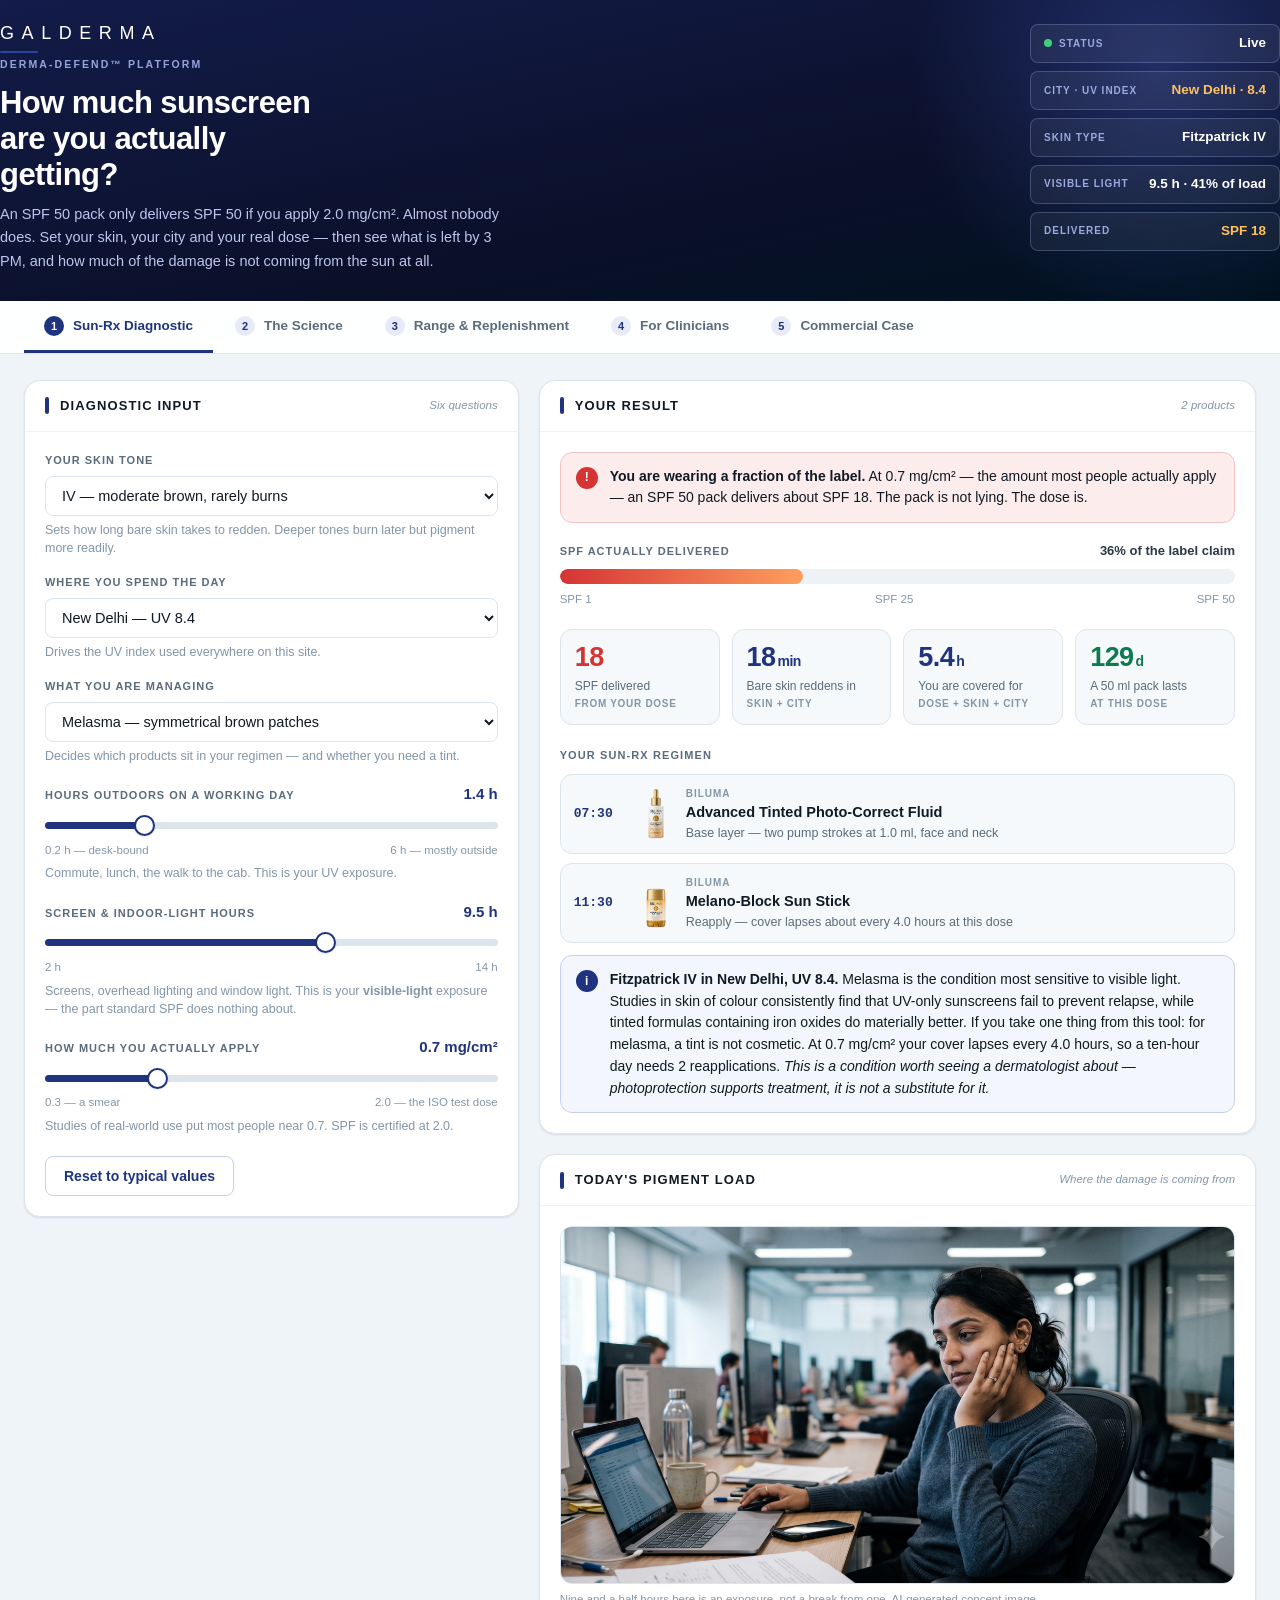
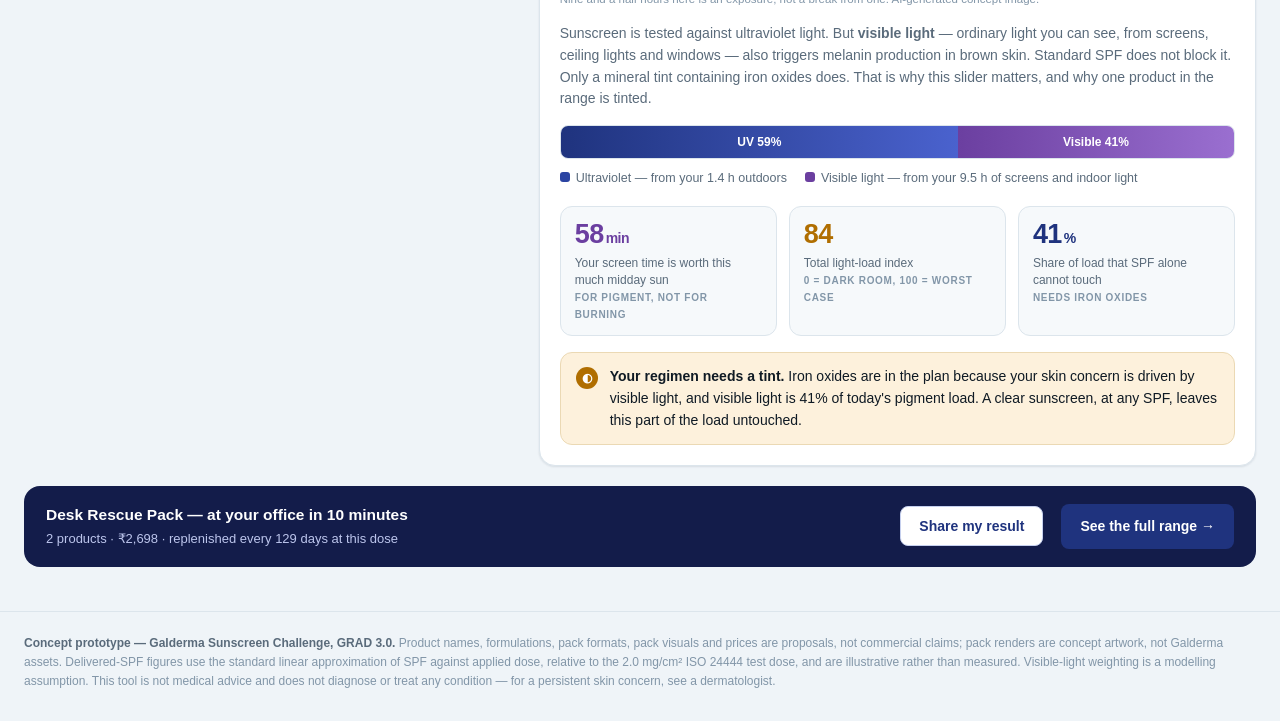
<file: index.html>
<!DOCTYPE html>
<html lang="en">
<head>
<meta charset="utf-8"/>
<meta name="viewport" content="width=device-width, initial-scale=1"/>
<title>Sun-Rx Diagnostic — Derma-Defend™ Prototype</title>
<meta name="description" content="Find out how much SPF your sunscreen is actually delivering, how much of today's pigment load comes from screens rather than sun, and which regimen fits your skin."/>
<link rel="stylesheet" href="style.css"/>
</head>
<body>
<a class="skip" href="#main">Skip to content</a>

<header class="masthead">
  <div class="wrap mast-inner">
    <div>
      <div class="logo"><div class="wordmark">GALDERMA</div><div class="rule"></div>
        <div class="eyebrow">Derma-Defend™ Platform</div></div>
      <h1>How much sunscreen are you actually getting?</h1>
      <p class="lede">An SPF 50 pack only delivers SPF 50 if you apply 2.0 mg/cm². Almost nobody does. Set your skin, your city and your real dose — then see what is left by 3 PM, and how much of the damage is not coming from the sun at all.</p>
    </div>
    <div class="telemetry">
      <div class="tchip"><span class="k"><span class="pulse"></span>Status</span><span class="v">Live</span></div>
      <div class="tchip"><span class="k">City · UV index</span><span class="v hot" id="chipCity">—</span></div>
      <div class="tchip"><span class="k">Skin type</span><span class="v" id="chipSkin">—</span></div>
      <div class="tchip"><span class="k">Visible light</span><span class="v" id="chipHev">—</span></div>
      <div class="tchip"><span class="k">Delivered</span><span class="v" id="chipSpf">—</span></div>
    </div>
  </div>
</header>

<div class="navbar"><div class="wrap"><nav class="nav" aria-label="Sections">
  <a href="index.html"><span class="num">1</span>Sun-Rx Diagnostic</a>
  <a href="science.html"><span class="num">2</span>The Science</a>
  <a href="portfolio.html"><span class="num">3</span>Range &amp; Replenishment</a>
  <a href="clinicians.html"><span class="num">4</span>For Clinicians</a>
  <a href="commercial.html"><span class="num">5</span>Commercial Case</a>
</nav></div></div>

<main id="main"><div class="wrap">
<div class="cols wide-right">

  <!-- ------------------------------------------------------------ inputs -->
  <div class="card">
    <div class="card-h"><span class="bar"></span><h2>Diagnostic input</h2><span class="aside">Six questions</span></div>
    <div class="card-b">

      <div class="field">
        <label for="fSkin">Your skin tone</label>
        <select id="fSkin">
          <option value="III">III — light brown, burns then tans</option>
          <option value="IV">IV — moderate brown, rarely burns</option>
          <option value="V">V — dark brown, very rarely burns</option>
          <option value="VI">VI — deeply pigmented</option>
        </select>
        <span class="hint">Sets how long bare skin takes to redden. Deeper tones burn later but pigment more readily.</span>
      </div>

      <div class="field">
        <label for="fCity">Where you spend the day</label>
        <select id="fCity"></select>
        <span class="hint">Drives the UV index used everywhere on this site.</span>
      </div>

      <div class="field">
        <label for="fCondition">What you are managing</label>
        <select id="fCondition"></select>
        <span class="hint">Decides which products sit in your regimen — and whether you need a tint.</span>
      </div>

      <div class="field">
        <div class="rangerow"><span class="flabel">Hours outdoors on a working day</span>
          <span class="now" id="vOutdoor">1.4 h</span></div>
        <input type="range" id="fOutdoor" min="0.2" max="6" step="0.2" value="1.4">
        <div class="rangeends"><span>0.2 h — desk-bound</span><span>6 h — mostly outside</span></div>
        <span class="hint">Commute, lunch, the walk to the cab. This is your UV exposure.</span>
      </div>

      <div class="field">
        <div class="rangerow"><span class="flabel">Screen &amp; indoor-light hours</span>
          <span class="now" id="vScreen">9.5 h</span></div>
        <input type="range" id="fScreen" min="2" max="14" step="0.5" value="9.5">
        <div class="rangeends"><span>2 h</span><span>14 h</span></div>
        <span class="hint">Screens, overhead lighting and window light. This is your <strong>visible-light</strong> exposure — the part standard SPF does nothing about.</span>
      </div>

      <div class="field">
        <div class="rangerow"><span class="flabel">How much you actually apply</span>
          <span class="now" id="vDose">0.7 mg/cm²</span></div>
        <input type="range" id="fDose" min="0.3" max="2" step="0.1" value="0.7">
        <div class="rangeends"><span>0.3 — a smear</span><span>2.0 — the ISO test dose</span></div>
        <span class="hint">Studies of real-world use put most people near 0.7. SPF is certified at 2.0.</span>
      </div>

      <button class="btn btn-ghost" id="resetBtn" style="margin-top:4px">Reset to typical values</button>
    </div>
  </div>

  <!-- ------------------------------------------------------------ result -->
  <div class="stack">
    <div class="card">
      <div class="card-h"><span class="bar"></span><h2>Your result</h2>
        <span class="aside" id="asideRx">—</span></div>
      <div class="card-b">

        <div class="verdict" id="verdict"><span class="ico" id="verdictIco">!</span><span id="verdictTxt"></span></div>

        <div style="margin-top:18px">
          <div class="meter-top"><span class="t">SPF actually delivered</span>
            <span class="p"><span id="mPct">36</span>% of the label claim</span></div>
          <div class="meter-track"><div class="meter-fill" id="mFill" style="width:36%"></div></div>
          <div class="meter-legend"><span>SPF 1</span><span>SPF 25</span><span>SPF 50</span></div>
        </div>

        <div class="stats four" style="margin-top:20px">
          <div class="stat"><div class="n red" id="sSpf">18</div>
            <div class="l">SPF delivered<br><span class="src">from your dose</span></div></div>
          <div class="stat"><div class="n" id="sBare">18<span class="u">min</span></div>
            <div class="l">Bare skin reddens in<br><span class="src">skin + city</span></div></div>
          <div class="stat"><div class="n" id="sProt">5.4<span class="u">h</span></div>
            <div class="l">You are covered for<br><span class="src">dose + skin + city</span></div></div>
          <div class="stat"><div class="n green" id="sPack">129<span class="u">d</span></div>
            <div class="l">A 50 ml pack lasts<br><span class="src">at this dose</span></div></div>
        </div>

        <h3 class="sub">Your Sun-Rx regimen</h3>
        <div class="rx" id="rxList"></div>
        <div class="verdict" style="margin-top:12px"><span class="ico">i</span><span id="rxNote"></span></div>
      </div>
    </div>

    <!-- ------------------------------------------------- the light budget -->
    <div class="card">
      <div class="card-h"><span class="bar"></span><h2>Today's pigment load</h2>
        <span class="aside">Where the damage is coming from</span></div>
      <div class="card-b">
        <figure style="margin:0 0 16px">
          <div class="hero-img"><img src="face_desk.png" alt="A woman at an open-plan office desk in the early afternoon, resting her cheek on her hand."/></div>
          <figcaption>Nine and a half hours here is an exposure, not a break from one. AI-generated concept image.</figcaption>
        </figure>
        <p class="muted" style="margin-bottom:15px">Sunscreen is tested against ultraviolet light. But <strong>visible light</strong> — ordinary light you can see, from screens, ceiling lights and windows — also triggers melanin production in brown skin. Standard SPF does not block it. Only a mineral tint containing iron oxides does. That is why this slider matters, and why one product in the range is tinted.</p>

        <div class="splitbar" role="img" id="splitBar" aria-label="Split of today's pigment load between ultraviolet and visible light">
          <span class="uv"  id="barUv"  style="flex:0 0 59%">UV 59%</span>
          <span class="hev" id="barHev" style="flex:0 0 41%">Visible 41%</span>
        </div>
        <div class="splitkey">
          <span><i style="background:var(--blue-600)"></i>Ultraviolet — from your <span id="keyOut">1.4</span> h outdoors</span>
          <span><i style="background:var(--violet-600)"></i>Visible light — from your <span id="keyScr">9.5</span> h of screens and indoor light</span>
        </div>

        <div class="stats three" style="margin-top:18px">
          <div class="stat"><div class="n violet" id="sSunEq">58<span class="u">min</span></div>
            <div class="l">Your screen time is worth this much midday sun<br><span class="src">for pigment, not for burning</span></div></div>
          <div class="stat"><div class="n gold" id="sLoad">96</div>
            <div class="l">Total light-load index<br><span class="src">0 = dark room, 100 = worst case</span></div></div>
          <div class="stat"><div class="n" id="sHevPct">41<span class="u">%</span></div>
            <div class="l">Share of load that SPF alone cannot touch<br><span class="src">needs iron oxides</span></div></div>
        </div>

        <div id="tintVerdict" style="margin-top:16px"></div>
      </div>
    </div>
  </div>
</div>

<div class="actionbar">
  <div>
    <div class="t">Desk Rescue Pack — at your office in 10 minutes</div>
    <div class="s" id="orderLine">—</div>
  </div>
  <div class="spacer"></div>
  <button class="btn btn-ghost" id="shareBtn">Share my result</button>
  <a class="btn btn-primary" href="portfolio.html">See the full range →</a>
</div>
</div></main>

<footer><div class="wrap">
  <strong>Concept prototype — Galderma Sunscreen Challenge, GRAD 3.0.</strong>
  Product names, formulations, pack formats, pack visuals and prices are proposals, not commercial claims; pack renders are concept artwork, not Galderma assets. Delivered-SPF figures use the standard linear approximation of SPF against applied dose, relative to the 2.0 mg/cm² ISO 24444 test dose, and are illustrative rather than measured. Visible-light weighting is a modelling assumption. This tool is not medical advice and does not diagnose or treat any condition — for a persistent skin concern, see a dermatologist.
</div></footer>

<div class="toast" id="toast"><span class="ok">✓</span><span id="toastTxt"></span></div>

<dialog id="shareModal">
  <div class="dh"><h3>Your result card</h3><button id="shareClose" aria-label="Close">×</button></div>
  <div class="db">
    <canvas id="shareCanvas" class="sharecard" width="1080" height="1350"></canvas>
    <div style="display:flex;gap:10px;margin-top:18px;flex-wrap:wrap">
      <button class="btn btn-primary" id="shareCopy">Copy the line</button>
      <a class="btn btn-ghost" id="shareDl" download="my-spf-result.png">Download card</a>
    </div>
    <p class="fine" style="margin-top:14px">Generated from your own inputs. Nothing is uploaded anywhere.</p>
  </div>
</dialog>

<script src="data.js"></script>
<script src="app.js"></script>
<script>
"use strict";

/* ---------------------------------------------------------- populate selects */
$("fCity").innerHTML = CITIES.map(function (c) {
  return '<option value="' + c.name + '">' + c.name + ' — UV ' + c.uvi.toFixed(1) + '</option>';
}).join("");
$("fCondition").innerHTML = CONDITIONS.map(function (c) {
  return '<option value="' + c.id + '">' + c.label + '</option>';
}).join("");

function pushStateToInputs() {
  $("fSkin").value = state.skin;
  $("fCity").value = state.city;
  $("fCondition").value = state.condition;
  $("fOutdoor").value = state.outdoor;
  $("fScreen").value = state.screen;
  $("fDose").value = state.dose;
  [$("fOutdoor"), $("fScreen"), $("fDose")].forEach(paintRange);
}

/* ------------------------------------------------------------------ render */
function render() {
  var m = model();

  $("vOutdoor").textContent = (+state.outdoor).toFixed(1) + " h";
  $("vScreen").textContent  = (+state.screen).toFixed(1) + " h";
  $("vDose").textContent    = (+state.dose).toFixed(1) + " mg/cm²";

  animateTo($("sSpf"),  m.spf);
  animateTo($("sBare"), Math.round(m.bare));
  animateTo($("sProt"), m.prot / 60, 1);
  animateTo($("sPack"), m.pack);

  var pct = Math.round(m.spf / 50 * 100);
  $("mPct").textContent = Math.min(100, pct);
  $("mFill").style.width = Math.min(100, pct) + "%";
  $("mFill").style.background = m.spf >= 45 ? "linear-gradient(90deg,var(--green-600),#4FD08E)"
                              : m.spf >= 25 ? "linear-gradient(90deg,var(--gold-600),#F0C070)"
                                            : "linear-gradient(90deg,var(--red-500),#FF9E5E)";

  // verdict
  var v = $("verdict"), txt, ico;
  if (m.spf >= 45) {
    v.className = "verdict good"; ico = "✓";
    txt = "<strong>You are getting what you paid for.</strong> At " + (+state.dose).toFixed(1) +
      " mg/cm² an SPF 50 pack delivers about SPF " + m.spf + ". Almost nobody applies this much unaided — " +
      "a calibrated dose pump is how it happens in practice.";
  } else if (m.spf >= 25) {
    v.className = "verdict warn"; ico = "!";
    txt = "<strong>Roughly half the protection on the label.</strong> At " + (+state.dose).toFixed(1) +
      " mg/cm² an SPF 50 pack delivers about SPF " + m.spf + ". You are buying 50 and wearing " + m.spf + ".";
  } else {
    v.className = "verdict bad"; ico = "!";
    txt = "<strong>You are wearing a fraction of the label.</strong> At " + (+state.dose).toFixed(1) +
      " mg/cm² — the amount most people actually apply — an SPF 50 pack delivers about SPF " + m.spf +
      ". The pack is not lying. The dose is.";
  }
  $("verdictTxt").innerHTML = txt;
  $("verdictIco").textContent = ico;

  // light budget
  var uvPct = Math.round((1 - m.hevShare) * 100), hevPct = 100 - uvPct;
  $("barUv").style.flexBasis  = uvPct + "%";
  $("barHev").style.flexBasis = hevPct + "%";
  $("barUv").textContent  = uvPct >= 14 ? "UV " + uvPct + "%" : uvPct + "%";
  $("barHev").textContent = hevPct >= 18 ? "Visible " + hevPct + "%" : hevPct + "%";
  $("splitBar").setAttribute("aria-label",
    "Pigment load: " + uvPct + " per cent ultraviolet, " + hevPct + " per cent visible light");
  $("keyOut").textContent = (+state.outdoor).toFixed(1);
  $("keyScr").textContent = (+state.screen).toFixed(1);
  animateTo($("sSunEq"),  m.sunEquivMin);
  animateTo($("sLoad"),   m.loadIndex);
  animateTo($("sHevPct"), Math.round(m.hevShare * 100));

  var tv = $("tintVerdict");
  if (m.tint) {
    tv.innerHTML = '<div class="verdict warn"><span class="ico">◐</span><span><strong>Your regimen needs a tint.</strong> ' +
      'Iron oxides are in the plan because ' + m.tintReasons.join(", and ") +
      '. A clear sunscreen, at any SPF, leaves this part of the load untouched.</span></div>';
  } else {
    tv.innerHTML = '<div class="verdict good"><span class="ico">✓</span><span><strong>A clear sunscreen is enough today.</strong> ' +
      'Visible light is only ' + Math.round(m.hevShare * 100) + '% of your load. Push screen time past about ' +
      Math.ceil((TINT_AT * m.uvLoad) / (HEV_K * (1 - TINT_AT)) * 2) / 2 +
      ' hours, or change your skin concern, and a tinted filter starts to earn its place.</span></div>';
  }

  // regimen
  var rows = regimen(m);
  $("rxList").innerHTML = rows.map(function (r) {
    return '<div class="rxrow"><span class="time">' + r.time + '</span>' +
      '<img src="' + r.p.img + '" alt="">' +
      '<span class="who"><span class="b">' + r.p.brand + (r.p.clinic ? ' · CLINIC ONLY' : '') + '</span>' +
      '<span class="n">' + r.p.nm + '</span>' +
      '<span class="d">' + r.note + '</span></span></div>';
  }).join("");
  $("asideRx").textContent = rows.length + (rows.length === 1 ? " product" : " products");

  var total = rows.reduce(function (a, r) { return a + r.p.mrp; }, 0);
  $("orderLine").textContent = rows.length + " products · " + inr(total) +
    " · replenished every " + m.pack + " days at this dose";

  var c = m.cond;
  $("rxNote").innerHTML = "<strong>" + SKIN_LBL[state.skin] + " in " + state.city + ", UV " + m.u.toFixed(1) +
    ".</strong> " + c.why + " At " + (+state.dose).toFixed(1) + " mg/cm² your cover lapses every " +
    (m.gap / 60).toFixed(1) + " hours, so a ten-hour day needs " + m.apps +
    " reapplication" + (m.apps === 1 ? "" : "s") + "." +
    (rows.some(function (r) { return r.p.clinic; })
      ? " One product in this regimen is dispensed at an aesthetics practice rather than sold in retail." : "") +
    (c.clinical ? " <em>This is a condition worth seeing a dermatologist about — photoprotection supports treatment, it is not a substitute for it.</em>" : "");

  paintTelemetry();
  saveState(state);
}

/* ------------------------------------------------------------------ wiring */
[["fSkin", "skin"], ["fCity", "city"], ["fCondition", "condition"]].forEach(function (p) {
  $(p[0]).addEventListener("change", function () { state[p[1]] = this.value; render(); });
});
[["fOutdoor", "outdoor"], ["fScreen", "screen"], ["fDose", "dose"]].forEach(function (p) {
  $(p[0]).addEventListener("input", function () {
    state[p[1]] = parseFloat(this.value); paintRange(this); render();
  });
});
$("resetBtn").onclick = function () {
  state = JSON.parse(JSON.stringify(DEFAULTS));
  pushStateToInputs(); render();
  toast("Reset to the typical metro professional — 0.7 mg/cm², 9.5 screen hours, New Delhi.");
};

/* -------------------------------------------------------------- share card */
function shareLine() {
  var m = model();
  return m.spf >= 45
    ? "I'm finally getting the SPF 50 I paid for. Most people get about 18."
    : "I'm applying SPF " + m.spf + " of the 50 I paid for.";
}
function drawShareCard() {
  var c = $("shareCanvas"), g = c.getContext("2d"), W = c.width, H = c.height, m = model();
  var spf = m.spf, good = spf >= 45, pct = Math.min(100, Math.round(spf / 50 * 100));

  var bg = g.createLinearGradient(0, 0, W * 0.4, H);
  bg.addColorStop(0, "#131C4A"); bg.addColorStop(0.62, "#0A1029"); bg.addColorStop(1, "#00121F");
  g.fillStyle = bg; g.fillRect(0, 0, W, H);
  var glow = g.createRadialGradient(W * 0.86, 150, 0, W * 0.86, 150, 460);
  glow.addColorStop(0, "rgba(74,98,206,.34)"); glow.addColorStop(1, "rgba(74,98,206,0)");
  g.fillStyle = glow; g.fillRect(0, 0, W, 620);

  g.fillStyle = "#95A4DD"; g.font = "600 30px Inter, Helvetica, Arial, sans-serif";
  if ("letterSpacing" in g) g.letterSpacing = "12px";
  g.fillText("GALDERMA", 84, 128);
  if ("letterSpacing" in g) g.letterSpacing = "0px";
  g.fillStyle = "#4A62CE"; g.fillRect(84, 168, 78, 5);

  g.fillStyle = "#BCC5EC"; g.font = "600 27px Inter, Helvetica, Arial, sans-serif";
  g.fillText(good ? "AT THE CORRECT DOSE I GET" : "MY SUNSCREEN IS DELIVERING", 84, 268);
  g.fillStyle = "#FFFFFF"; g.font = "700 250px Inter, Helvetica, Arial, sans-serif";
  g.fillText("SPF " + spf, 78, 470);
  g.fillStyle = good ? "#6FE0A6" : "#FF7A7A";
  g.font = "700 44px Inter, Helvetica, Arial, sans-serif";
  g.fillText(good ? "the full 50 on the label." : "out of the 50 on the label.", 84, 546);

  g.fillStyle = "rgba(255,255,255,.14)";
  g.beginPath(); g.roundRect(84, 626, W - 168, 26, 13); g.fill();
  var mg = g.createLinearGradient(84, 0, 84 + (W - 168) * pct / 100, 0);
  mg.addColorStop(0, good ? "#0E7A4F" : "#D53434"); mg.addColorStop(1, good ? "#4FD08E" : "#FF9E5E");
  g.fillStyle = mg;
  g.beginPath(); g.roundRect(84, 626, Math.max(30, (W - 168) * pct / 100), 26, 13); g.fill();
  g.fillStyle = "#8296A8"; g.font = "500 26px Inter, Helvetica, Arial, sans-serif";
  g.fillText(pct + "% of the claim on the pack", 84, 706);

  g.fillStyle = "rgba(255,255,255,.055)";
  g.beginPath(); g.roundRect(84, 772, W - 168, 232, 20); g.fill();
  g.strokeStyle = "rgba(150,166,226,.30)"; g.lineWidth = 2;
  g.beginPath(); g.roundRect(84, 772, W - 168, 232, 20); g.stroke();
  g.fillStyle = "#9BA9E0"; g.font = "600 24px Inter, Helvetica, Arial, sans-serif";
  g.fillText("AND THE PART SPF DOESN'T COVER", 128, 838);
  g.fillStyle = "#E7EBF8"; g.font = "400 31px Inter, Helvetica, Arial, sans-serif";
  g.fillText(Math.round(m.hevShare * 100) + "% of today's pigment load is visible", 128, 898);
  g.fillText("light from screens and windows —", 128, 944);
  g.fillText("about " + m.sunEquivMin + " minutes of midday sun.", 128, 990);

  g.fillStyle = "#FFFFFF"; g.font = "700 42px Inter, Helvetica, Arial, sans-serif";
  g.fillText("Still working at 3 PM.", 84, 1128);
  g.fillStyle = "#7C8CC9"; g.font = "500 25px Inter, Helvetica, Arial, sans-serif";
  g.fillText("Derma-Defend™ · Cetaphil and Biluma", 84, 1178);
  g.fillStyle = "#4A5A96"; g.font = "400 21px Inter, Helvetica, Arial, sans-serif";
  g.fillText("Concept prototype · GRAD 3.0", 84, 1268);

  try { $("shareDl").href = c.toDataURL("image/png"); } catch (e) { $("shareDl").style.display = "none"; }
}
$("shareBtn").onclick  = function () { drawShareCard(); $("shareModal").showModal(); };
$("shareClose").onclick = function () { $("shareModal").close(); };
$("shareModal").addEventListener("click", function (e) {
  if (e.target === $("shareModal")) $("shareModal").close();
});
$("shareCopy").onclick = function () {
  var line = shareLine();
  if (navigator.clipboard && navigator.clipboard.writeText) {
    navigator.clipboard.writeText(line).then(function () { toast("Copied: " + line); },
                                             function () { toast(line); });
  } else { toast(line); }
};

pushStateToInputs();
render();
</script>
</body>
</html>
</file>
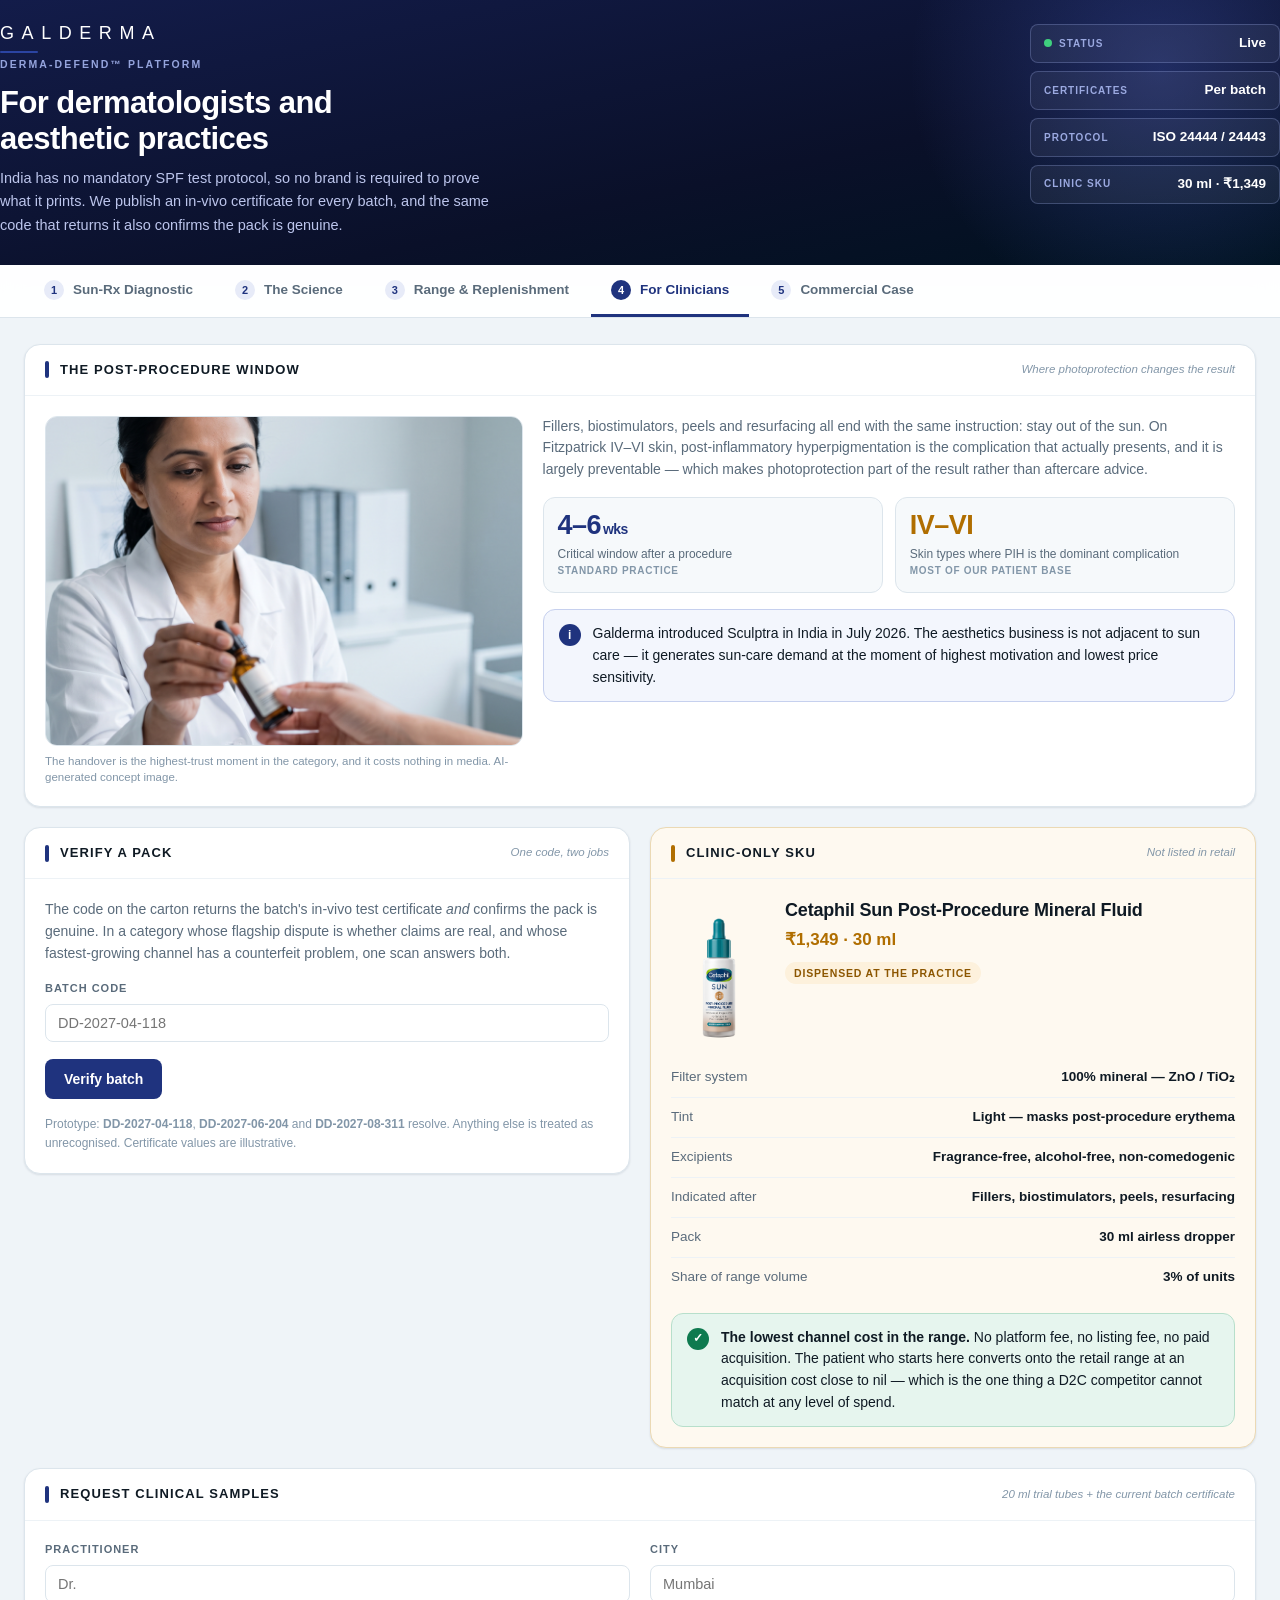
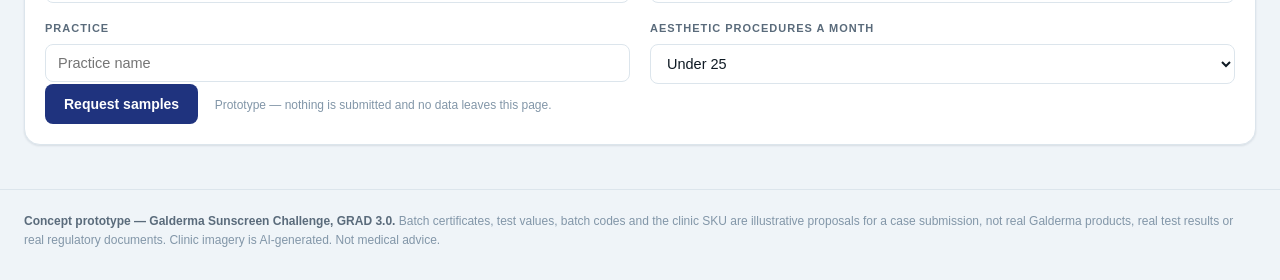
<file: clinicians.html>
<!DOCTYPE html>
<html lang="en">
<head>
<meta charset="utf-8"/>
<meta name="viewport" content="width=device-width, initial-scale=1"/>
<title>For Clinicians — Derma-Defend™ Prototype</title>
<meta name="description" content="Batch-level ISO 24444 and 24443 certificates, pack authenticity from the same code, and the clinic-only post-procedure SKU."/>
<link rel="stylesheet" href="style.css"/>
</head>
<body>
<a class="skip" href="#main">Skip to content</a>

<header class="masthead">
  <div class="wrap mast-inner">
    <div>
      <div class="logo"><div class="wordmark">GALDERMA</div><div class="rule"></div>
        <div class="eyebrow">Derma-Defend™ Platform</div></div>
      <h1>For dermatologists and aesthetic practices</h1>
      <p class="lede">India has no mandatory SPF test protocol, so no brand is required to prove what it prints. We publish an in-vivo certificate for every batch, and the same code that returns it also confirms the pack is genuine.</p>
    </div>
    <div class="telemetry">
      <div class="tchip"><span class="k"><span class="pulse"></span>Status</span><span class="v">Live</span></div>
      <div class="tchip"><span class="k">Certificates</span><span class="v">Per batch</span></div>
      <div class="tchip"><span class="k">Protocol</span><span class="v">ISO 24444 / 24443</span></div>
      <div class="tchip"><span class="k">Clinic SKU</span><span class="v">30 ml · ₹1,349</span></div>
    </div>
  </div>
</header>

<div class="navbar"><div class="wrap"><nav class="nav" aria-label="Sections">
  <a href="index.html"><span class="num">1</span>Sun-Rx Diagnostic</a>
  <a href="science.html"><span class="num">2</span>The Science</a>
  <a href="portfolio.html"><span class="num">3</span>Range &amp; Replenishment</a>
  <a href="clinicians.html"><span class="num">4</span>For Clinicians</a>
  <a href="commercial.html"><span class="num">5</span>Commercial Case</a>
</nav></div></div>

<main id="main"><div class="wrap">

<!-- ================================================ post-procedure ====== -->
<div class="card">
  <div class="card-h"><span class="bar"></span><h2>The post-procedure window</h2>
    <span class="aside">Where photoprotection changes the result</span></div>
  <div class="card-b">
    <div class="cols wide-right">
      <figure style="margin:0">
        <div class="hero-img" style="max-height:330px">
          <img src="face_clinic.png" style="height:330px;object-fit:cover;object-position:50% 45%" alt="A dermatologist handing a small bottle across a clinic counter to a patient."/>
        </div>
        <figcaption>The handover is the highest-trust moment in the category, and it costs nothing in media. AI-generated concept image.</figcaption>
      </figure>
      <div>
        <p class="muted">Fillers, biostimulators, peels and resurfacing all end with the same instruction: stay out of the sun. On Fitzpatrick IV–VI skin, post-inflammatory hyperpigmentation is the complication that actually presents, and it is largely preventable — which makes photoprotection part of the result rather than aftercare advice.</p>
        <div class="stats two" style="margin-top:16px">
          <div class="stat"><div class="n">4–6<span class="u">wks</span></div>
            <div class="l">Critical window after a procedure<br><span class="src">standard practice</span></div></div>
          <div class="stat"><div class="n gold">IV–VI</div>
            <div class="l">Skin types where PIH is the dominant complication<br><span class="src">most of our patient base</span></div></div>
        </div>
        <div class="verdict" style="margin-top:16px"><span class="ico">i</span><span>Galderma introduced Sculptra in India in July 2026. The aesthetics business is not adjacent to sun care — it generates sun-care demand at the moment of highest motivation and lowest price sensitivity.</span></div>
      </div>
    </div>
  </div>
</div>

<div class="cols" style="margin-top:20px">
  <!-- ================================================== verify a pack ==== -->
  <div class="card">
    <div class="card-h"><span class="bar"></span><h2>Verify a pack</h2><span class="aside">One code, two jobs</span></div>
    <div class="card-b">
      <p class="muted" style="margin-bottom:16px">The code on the carton returns the batch's in-vivo test certificate <em>and</em> confirms the pack is genuine. In a category whose flagship dispute is whether claims are real, and whose fastest-growing channel has a counterfeit problem, one scan answers both.</p>
      <div class="field">
        <label for="batchIn">Batch code</label>
        <input id="batchIn" type="text" placeholder="DD-2027-04-118" autocomplete="off" spellcheck="false">
      </div>
      <button class="btn btn-primary" id="verifyBtn">Verify batch</button>
      <div id="verifyOut" style="margin-top:16px"></div>
      <p class="fine" style="margin-top:14px">Prototype: <strong>DD-2027-04-118</strong>, <strong>DD-2027-06-204</strong> and <strong>DD-2027-08-311</strong> resolve. Anything else is treated as unrecognised. Certificate values are illustrative.</p>
    </div>
  </div>

  <!-- ==================================================== the clinic SKU = -->
  <div class="card gold">
    <div class="card-h"><span class="bar"></span><h2>Clinic-only SKU</h2><span class="aside">Not listed in retail</span></div>
    <div class="card-b">
      <div style="display:flex;gap:18px;align-items:flex-start">
        <img src="pack_postproc.png" alt="Cetaphil Sun Post-Procedure Mineral Fluid, 30 ml airless dropper."
             style="width:96px;flex:none"/>
        <div>
          <div style="font-size:18px;font-weight:700;letter-spacing:-.01em;line-height:1.25">Cetaphil Sun Post-Procedure Mineral Fluid</div>
          <div style="color:var(--gold-600);font-weight:700;font-size:17px;margin-top:5px">₹1,349 · 30 ml</div>
          <span class="pill gold" style="margin-top:9px">Dispensed at the practice</span>
        </div>
      </div>
      <div style="margin-top:18px">
        <div class="certrow"><span class="k">Filter system</span><span class="v">100% mineral — ZnO / TiO₂</span></div>
        <div class="certrow"><span class="k">Tint</span><span class="v">Light — masks post-procedure erythema</span></div>
        <div class="certrow"><span class="k">Excipients</span><span class="v">Fragrance-free, alcohol-free, non-comedogenic</span></div>
        <div class="certrow"><span class="k">Indicated after</span><span class="v">Fillers, biostimulators, peels, resurfacing</span></div>
        <div class="certrow"><span class="k">Pack</span><span class="v">30 ml airless dropper</span></div>
        <div class="certrow"><span class="k">Share of range volume</span><span class="v">3% of units</span></div>
      </div>
      <div class="verdict good" style="margin-top:16px"><span class="ico">✓</span><span><strong>The lowest channel cost in the range.</strong> No platform fee, no listing fee, no paid acquisition. The patient who starts here converts onto the retail range at an acquisition cost close to nil — which is the one thing a D2C competitor cannot match at any level of spend.</span></div>
    </div>
  </div>
</div>

<!-- ==================================================== sample request === -->
<div class="card" style="margin-top:20px">
  <div class="card-h"><span class="bar"></span><h2>Request clinical samples</h2>
    <span class="aside">20 ml trial tubes + the current batch certificate</span></div>
  <div class="card-b">
    <div class="cols">
      <div>
        <div class="field"><label for="cName">Practitioner</label><input id="cName" type="text" placeholder="Dr. "></div>
        <div class="field"><label for="cClinic">Practice</label><input id="cClinic" type="text" placeholder="Practice name"></div>
      </div>
      <div>
        <div class="field"><label for="cCity">City</label><input id="cCity" type="text" placeholder="Mumbai"></div>
        <div class="field"><label for="cVol">Aesthetic procedures a month</label>
          <select id="cVol"><option>Under 25</option><option>25–75</option><option>75–150</option><option>150+</option></select>
        </div>
      </div>
    </div>
    <button class="btn btn-primary" id="sampleBtn">Request samples</button>
    <span class="fine" style="margin-left:12px">Prototype — nothing is submitted and no data leaves this page.</span>
  </div>
</div>
</div></main>

<footer><div class="wrap">
  <strong>Concept prototype — Galderma Sunscreen Challenge, GRAD 3.0.</strong>
  Batch certificates, test values, batch codes and the clinic SKU are illustrative proposals for a case submission, not real Galderma products, real test results or real regulatory documents. Clinic imagery is AI-generated. Not medical advice.
</div></footer>

<div class="toast" id="toast"><span class="ok">✓</span><span id="toastTxt"></span></div>

<script src="data.js"></script>
<script src="app.js"></script>
<script>
"use strict";

function verifyBatch() {
  var code = $("batchIn").value.trim().toUpperCase(), b = BATCHES[code];
  if (!code) { $("verifyOut").innerHTML = ""; return; }
  if (!b) {
    $("verifyOut").innerHTML =
      '<div class="verdict bad"><span class="ico">!</span><span><strong>Not recognised.</strong> No batch matches that code. ' +
      'On a real pack this is the counterfeit signal — the certificate lookup and the authenticity check are the same query, ' +
      'so a fake pack fails both at once.</span></div>';
    return;
  }
  $("verifyOut").innerHTML =
    '<div class="verdict good"><span class="ico">✓</span><span><strong>Genuine pack.</strong> ' + b.sku + ', released ' + b.rel + '.</span></div>' +
    '<div style="margin-top:14px">' +
    '<div class="certrow"><span class="k">In-vivo SPF · ISO 24444</span><span class="v">' + b.spf + '</span></div>' +
    '<div class="certrow"><span class="k">UVA-PF · ISO 24443</span><span class="v">' + b.uva + '</span></div>' +
    '<div class="certrow"><span class="k">UVA-PF / SPF ratio</span><span class="v">' + b.ratio + '</span></div>' +
    '<div class="certrow"><span class="k">Critical wavelength</span><span class="v">' + b.cw + '</span></div>' +
    '<div class="certrow"><span class="k">Photostability at 4 h</span><span class="v">' + b.ret + '</span></div>' +
    '<div class="certrow"><span class="k">Panel</span><span class="v">' + b.panel + '</span></div></div>';
}
$("verifyBtn").onclick = verifyBatch;
$("batchIn").addEventListener("keydown", function (e) {
  if (e.key === "Enter") { e.preventDefault(); verifyBatch(); }
});
$("sampleBtn").onclick = function () {
  var who = $("cName").value.trim();
  toast(who ? "Prototype — a starter kit and the current batch certificate would ship to " + who + "."
            : "Prototype — a starter kit and the current batch certificate would ship to the practice.");
};
</script>
</body>
</html>
</file>
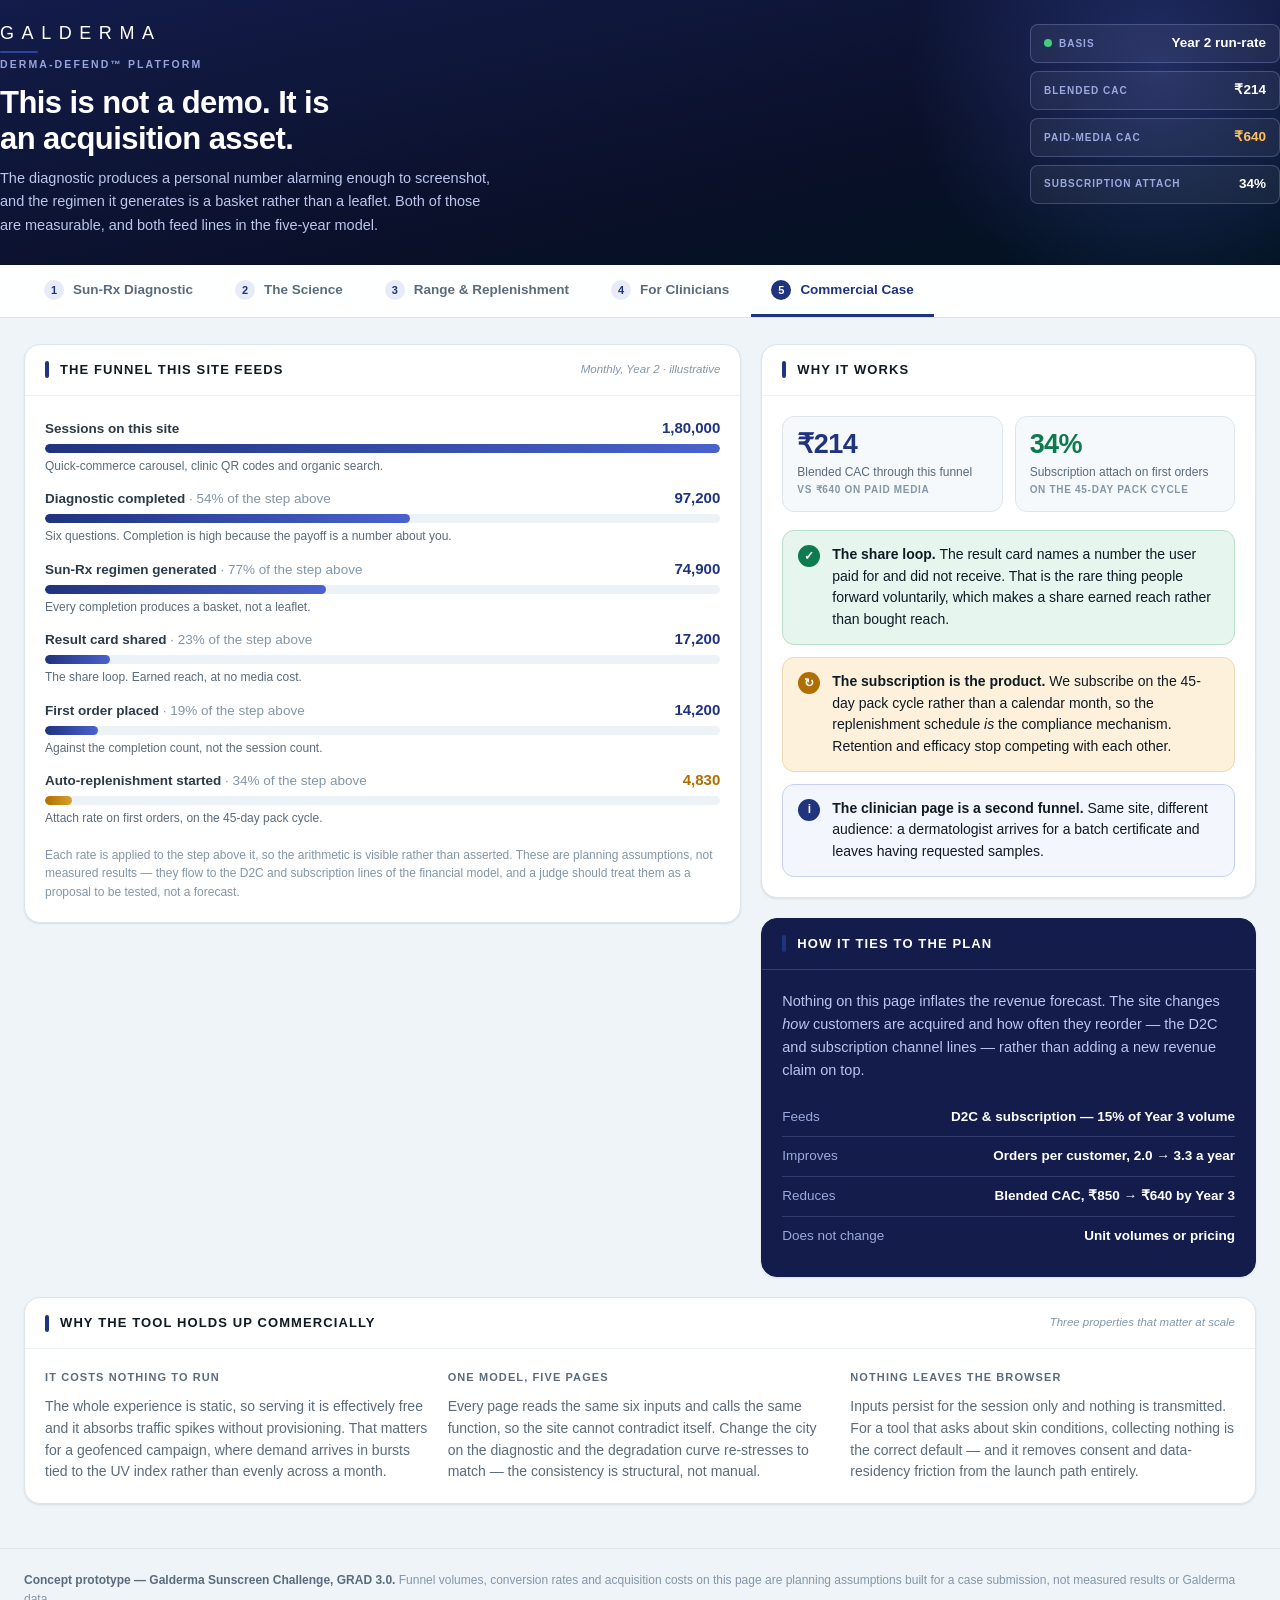
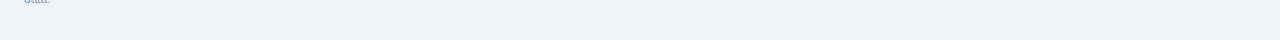
<file: commercial.html>
<!DOCTYPE html>
<html lang="en">
<head>
<meta charset="utf-8"/>
<meta name="viewport" content="width=device-width, initial-scale=1"/>
<title>Commercial Case — Derma-Defend™ Prototype</title>
<meta name="description" content="What this site is worth as an acquisition asset: the funnel it feeds, the CAC it buys down, and how it connects to the five-year model."/>
<link rel="stylesheet" href="style.css"/>
</head>
<body>
<a class="skip" href="#main">Skip to content</a>

<header class="masthead">
  <div class="wrap mast-inner">
    <div>
      <div class="logo"><div class="wordmark">GALDERMA</div><div class="rule"></div>
        <div class="eyebrow">Derma-Defend™ Platform</div></div>
      <h1>This is not a demo. It is an acquisition asset.</h1>
      <p class="lede">The diagnostic produces a personal number alarming enough to screenshot, and the regimen it generates is a basket rather than a leaflet. Both of those are measurable, and both feed lines in the five-year model.</p>
    </div>
    <div class="telemetry">
      <div class="tchip"><span class="k"><span class="pulse"></span>Basis</span><span class="v">Year 2 run-rate</span></div>
      <div class="tchip"><span class="k">Blended CAC</span><span class="v">₹214</span></div>
      <div class="tchip"><span class="k">Paid-media CAC</span><span class="v hot">₹640</span></div>
      <div class="tchip"><span class="k">Subscription attach</span><span class="v">34%</span></div>
    </div>
  </div>
</header>

<div class="navbar"><div class="wrap"><nav class="nav" aria-label="Sections">
  <a href="index.html"><span class="num">1</span>Sun-Rx Diagnostic</a>
  <a href="science.html"><span class="num">2</span>The Science</a>
  <a href="portfolio.html"><span class="num">3</span>Range &amp; Replenishment</a>
  <a href="clinicians.html"><span class="num">4</span>For Clinicians</a>
  <a href="commercial.html"><span class="num">5</span>Commercial Case</a>
</nav></div></div>

<main id="main"><div class="wrap">
<div class="cols wide-left">

  <div class="card">
    <div class="card-h"><span class="bar"></span><h2>The funnel this site feeds</h2>
      <span class="aside">Monthly, Year 2 · illustrative</span></div>
    <div class="card-b">
      <div class="funnel" id="funnel"></div>
      <p class="fine" style="margin-top:18px">Each rate is applied to the step above it, so the arithmetic is visible rather than asserted. These are planning assumptions, not measured results — they flow to the D2C and subscription lines of the financial model, and a judge should treat them as a proposal to be tested, not a forecast.</p>
    </div>
  </div>

  <div class="stack">
    <div class="card">
      <div class="card-h"><span class="bar"></span><h2>Why it works</h2></div>
      <div class="card-b">
        <div class="stats two">
          <div class="stat"><div class="n">₹214</div>
            <div class="l">Blended CAC through this funnel<br><span class="src">vs ₹640 on paid media</span></div></div>
          <div class="stat"><div class="n green">34%</div>
            <div class="l">Subscription attach on first orders<br><span class="src">on the 45-day pack cycle</span></div></div>
        </div>
        <div class="verdict good" style="margin-top:18px"><span class="ico">✓</span><span><strong>The share loop.</strong> The result card names a number the user paid for and did not receive. That is the rare thing people forward voluntarily, which makes a share earned reach rather than bought reach.</span></div>
        <div class="verdict warn" style="margin-top:12px"><span class="ico">↻</span><span><strong>The subscription is the product.</strong> We subscribe on the 45-day pack cycle rather than a calendar month, so the replenishment schedule <em>is</em> the compliance mechanism. Retention and efficacy stop competing with each other.</span></div>
        <div class="verdict" style="margin-top:12px"><span class="ico">i</span><span><strong>The clinician page is a second funnel.</strong> Same site, different audience: a dermatologist arrives for a batch certificate and leaves having requested samples.</span></div>
      </div>
    </div>

    <div class="card dark">
      <div class="card-h"><span class="bar"></span><h2>How it ties to the plan</h2></div>
      <div class="card-b">
        <p style="color:#BCC5EC;font-size:14.5px;line-height:1.6">Nothing on this page inflates the revenue forecast. The site changes <em>how</em> customers are acquired and how often they reorder — the D2C and subscription channel lines — rather than adding a new revenue claim on top.</p>
        <div style="margin-top:15px">
          <div class="certrow" style="border-bottom-color:rgba(150,166,226,.22)"><span class="k" style="color:#9BA9E0">Feeds</span><span class="v" style="color:#fff">D2C &amp; subscription — 15% of Year 3 volume</span></div>
          <div class="certrow" style="border-bottom-color:rgba(150,166,226,.22)"><span class="k" style="color:#9BA9E0">Improves</span><span class="v" style="color:#fff">Orders per customer, 2.0 → 3.3 a year</span></div>
          <div class="certrow" style="border-bottom-color:rgba(150,166,226,.22)"><span class="k" style="color:#9BA9E0">Reduces</span><span class="v" style="color:#fff">Blended CAC, ₹850 → ₹640 by Year 3</span></div>
          <div class="certrow"><span class="k" style="color:#9BA9E0">Does not change</span><span class="v" style="color:#fff">Unit volumes or pricing</span></div>
        </div>
      </div>
    </div>
  </div>
</div>

<div class="card" style="margin-top:20px">
  <div class="card-h"><span class="bar"></span><h2>Why the tool holds up commercially</h2>
    <span class="aside">Three properties that matter at scale</span></div>
  <div class="card-b">
    <div class="cols3">
      <div><h3 class="sub">It costs nothing to run</h3><p class="muted">The whole experience is static, so serving it is effectively free and it absorbs traffic spikes without provisioning. That matters for a geofenced campaign, where demand arrives in bursts tied to the UV index rather than evenly across a month.</p></div>
      <div><h3 class="sub">One model, five pages</h3><p class="muted">Every page reads the same six inputs and calls the same function, so the site cannot contradict itself. Change the city on the diagnostic and the degradation curve re-stresses to match — the consistency is structural, not manual.</p></div>
      <div><h3 class="sub">Nothing leaves the browser</h3><p class="muted">Inputs persist for the session only and nothing is transmitted. For a tool that asks about skin conditions, collecting nothing is the correct default — and it removes consent and data-residency friction from the launch path entirely.</p></div>
    </div>
  </div>
</div>
</div></main>

<footer><div class="wrap">
  <strong>Concept prototype — Galderma Sunscreen Challenge, GRAD 3.0.</strong>
  Funnel volumes, conversion rates and acquisition costs on this page are planning assumptions built for a case submission, not measured results or Galderma data.
</div></footer>

<div class="toast" id="toast"><span class="ok">✓</span><span id="toastTxt"></span></div>

<script src="data.js"></script>
<script src="app.js"></script>
<script>
"use strict";
(function () {
  var top = FUNNEL[0][1];
  $("funnel").innerHTML = FUNNEL.map(function (f, i) {
    var pct = Math.max(4, f[1] / top * 100);
    return '<div class="fstep' + (i === FUNNEL.length - 1 ? " gold" : "") + '">' +
      '<span class="fl">' + f[0] +
        (f[2] ? ' <span style="color:var(--ink-400);font-weight:500">· ' + Math.round(f[2] * 100) + '% of the step above</span>' : '') +
      '</span>' +
      '<span class="fv">' + f[1].toLocaleString("en-IN") + '</span>' +
      '<span class="fbar"><i style="width:' + pct.toFixed(1) + '%"></i></span>' +
      '<span class="fn">' + f[3] + '</span></div>';
  }).join("");
})();
</script>
</body>
</html>
</file>
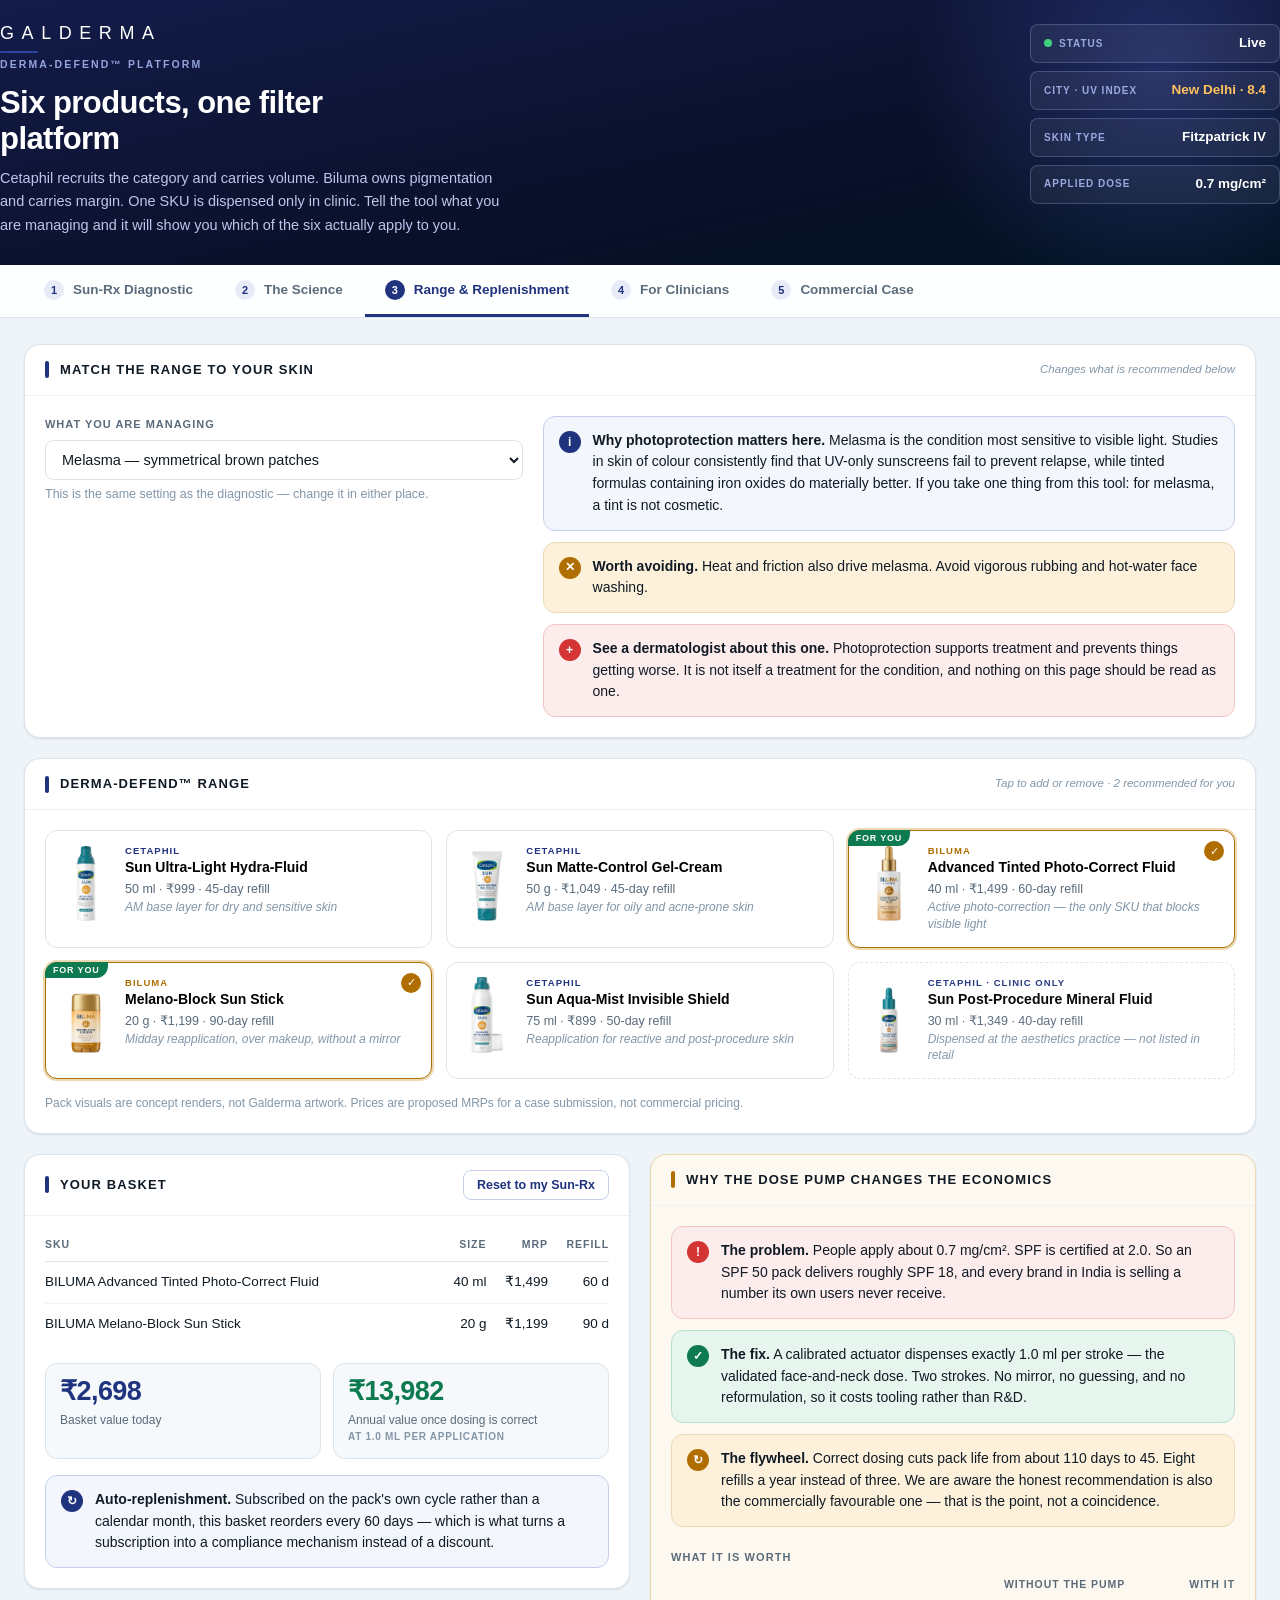
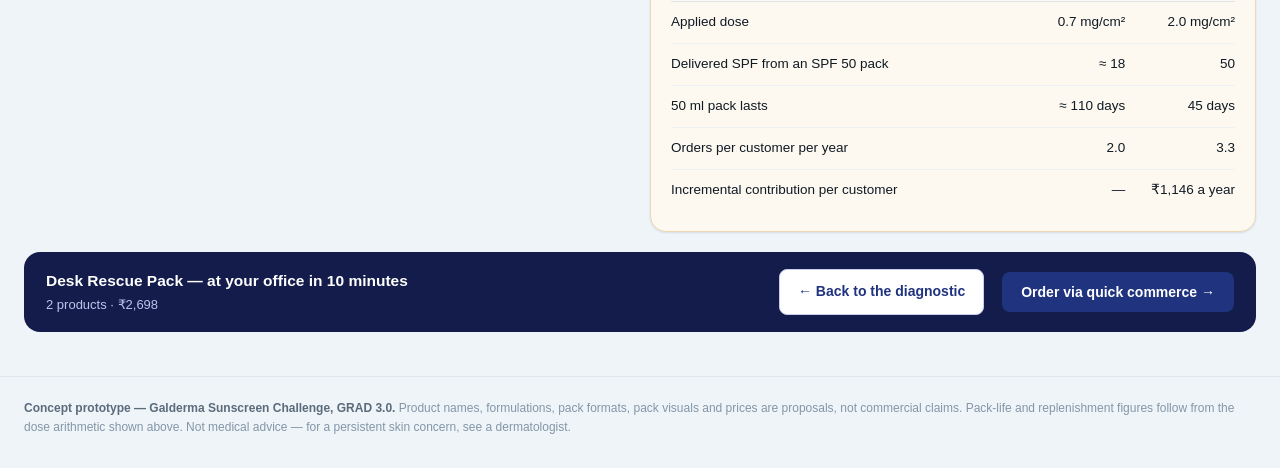
<file: portfolio.html>
<!DOCTYPE html>
<html lang="en">
<head>
<meta charset="utf-8"/>
<meta name="viewport" content="width=device-width, initial-scale=1"/>
<title>Range &amp; Replenishment — Derma-Defend™ Prototype</title>
<meta name="description" content="Six SKUs across Cetaphil and Biluma on one filter platform, matched to your skin concern, with the replenishment economics that follow from correct dosing."/>
<link rel="stylesheet" href="style.css"/>
</head>
<body>
<a class="skip" href="#main">Skip to content</a>

<header class="masthead">
  <div class="wrap mast-inner">
    <div>
      <div class="logo"><div class="wordmark">GALDERMA</div><div class="rule"></div>
        <div class="eyebrow">Derma-Defend™ Platform</div></div>
      <h1>Six products, one filter platform</h1>
      <p class="lede">Cetaphil recruits the category and carries volume. Biluma owns pigmentation and carries margin. One SKU is dispensed only in clinic. Tell the tool what you are managing and it will show you which of the six actually apply to you.</p>
    </div>
    <div class="telemetry">
      <div class="tchip"><span class="k"><span class="pulse"></span>Status</span><span class="v">Live</span></div>
      <div class="tchip"><span class="k">City · UV index</span><span class="v hot" id="chipCity">—</span></div>
      <div class="tchip"><span class="k">Skin type</span><span class="v" id="chipSkin">—</span></div>
      <div class="tchip"><span class="k">Applied dose</span><span class="v" id="chipDose">—</span></div>
    </div>
  </div>
</header>

<div class="navbar"><div class="wrap"><nav class="nav" aria-label="Sections">
  <a href="index.html"><span class="num">1</span>Sun-Rx Diagnostic</a>
  <a href="science.html"><span class="num">2</span>The Science</a>
  <a href="portfolio.html"><span class="num">3</span>Range &amp; Replenishment</a>
  <a href="clinicians.html"><span class="num">4</span>For Clinicians</a>
  <a href="commercial.html"><span class="num">5</span>Commercial Case</a>
</nav></div></div>

<main id="main"><div class="wrap">

<!-- ============================================= condition matcher ====== -->
<div class="card">
  <div class="card-h"><span class="bar"></span><h2>Match the range to your skin</h2>
    <span class="aside">Changes what is recommended below</span></div>
  <div class="card-b">
    <div class="cols wide-right">
      <div class="field" style="margin-bottom:0">
        <label for="fCondition">What you are managing</label>
        <select id="fCondition"></select>
        <span class="hint">This is the same setting as the diagnostic — change it in either place.</span>
      </div>
      <div>
        <div class="verdict" id="condWhy"><span class="ico">i</span><span></span></div>
        <div class="verdict warn" id="condAvoid" style="margin-top:11px"><span class="ico">✕</span><span></span></div>
        <div id="condClinical"></div>
      </div>
    </div>
  </div>
</div>

<!-- ======================================================= the packs ==== -->
<div class="card" style="margin-top:20px">
  <div class="card-h"><span class="bar"></span><h2>Derma-Defend™ range</h2>
    <span class="aside">Tap to add or remove · <span id="recCount">—</span> recommended for you</span></div>
  <div class="card-b">
    <div class="packs" id="packs"></div>
    <div id="clinicNote"></div>
    <p class="fine" style="margin-top:15px">Pack visuals are concept renders, not Galderma artwork. Prices are proposed MRPs for a case submission, not commercial pricing.</p>
  </div>
</div>

<!-- ================================================= basket + economics = -->
<div class="cols" style="margin-top:20px">
  <div class="card">
    <div class="card-h"><span class="bar"></span><h2>Your basket</h2>
      <button class="btn btn-ghost" id="resetBtn" style="margin-left:auto;padding:7px 13px;font-size:12.5px">Reset to my Sun-Rx</button></div>
    <div class="card-b">
      <table>
        <thead><tr><th>SKU</th><th class="r">Size</th><th class="r">MRP</th><th class="r">Refill</th></tr></thead>
        <tbody id="basket"></tbody>
      </table>
      <div class="stats two" style="margin-top:18px">
        <div class="stat"><div class="n" id="bTotal">₹0</div><div class="l">Basket value today</div></div>
        <div class="stat"><div class="n green" id="bYear">₹0</div>
          <div class="l">Annual value once dosing is correct<br><span class="src">at 1.0 ml per application</span></div></div>
      </div>
      <div class="verdict" style="margin-top:16px"><span class="ico">↻</span><span id="subLine"></span></div>
    </div>
  </div>

  <div class="card gold">
    <div class="card-h"><span class="bar"></span><h2>Why the dose pump changes the economics</h2></div>
    <div class="card-b">
      <div class="verdict bad"><span class="ico">!</span><span><strong>The problem.</strong> People apply about 0.7 mg/cm². SPF is certified at 2.0. So an SPF 50 pack delivers roughly SPF 18, and every brand in India is selling a number its own users never receive.</span></div>
      <div class="verdict good"><span class="ico">✓</span><span><strong>The fix.</strong> A calibrated actuator dispenses exactly 1.0 ml per stroke — the validated face-and-neck dose. Two strokes. No mirror, no guessing, and no reformulation, so it costs tooling rather than R&amp;D.</span></div>
      <div class="verdict warn"><span class="ico">↻</span><span><strong>The flywheel.</strong> Correct dosing cuts pack life from about 110 days to 45. Eight refills a year instead of three. We are aware the honest recommendation is also the commercially favourable one — that is the point, not a coincidence.</span></div>
      <h3 class="sub">What it is worth</h3>
      <table>
        <thead><tr><th></th><th class="r">Without the pump</th><th class="r">With it</th></tr></thead>
        <tbody>
          <tr><td>Applied dose</td><td class="r">0.7 mg/cm²</td><td class="r">2.0 mg/cm²</td></tr>
          <tr><td>Delivered SPF from an SPF 50 pack</td><td class="r">≈ 18</td><td class="r">50</td></tr>
          <tr><td>50 ml pack lasts</td><td class="r">≈ 110 days</td><td class="r">45 days</td></tr>
          <tr><td>Orders per customer per year</td><td class="r">2.0</td><td class="r">3.3</td></tr>
          <tr><td>Incremental contribution per customer</td><td class="r">—</td><td class="r">₹1,146 a year</td></tr>
        </tbody>
      </table>
    </div>
  </div>
</div>

<div class="actionbar">
  <div>
    <div class="t">Desk Rescue Pack — at your office in 10 minutes</div>
    <div class="s" id="orderLine">—</div>
  </div>
  <div class="spacer"></div>
  <a class="btn btn-ghost" href="index.html">← Back to the diagnostic</a>
  <button class="btn btn-primary" id="orderBtn">Order via quick commerce →</button>
</div>
</div></main>

<footer><div class="wrap">
  <strong>Concept prototype — Galderma Sunscreen Challenge, GRAD 3.0.</strong>
  Product names, formulations, pack formats, pack visuals and prices are proposals, not commercial claims. Pack-life and replenishment figures follow from the dose arithmetic shown above. Not medical advice — for a persistent skin concern, see a dermatologist.
</div></footer>

<div class="toast" id="toast"><span class="ok">✓</span><span id="toastTxt"></span></div>

<script src="data.js"></script>
<script src="app.js"></script>
<script>
"use strict";

var sel = {}, userPicked = false, recommended = [];

$("fCondition").innerHTML = CONDITIONS.map(function (c) {
  return '<option value="' + c.id + '">' + c.label + '</option>';
}).join("");
$("fCondition").value = state.condition;

function computeRecommended() {
  var m = model();
  recommended = regimen(m).map(function (r) { return r.p.id; });
  return m;
}

function applyRecommendation() {
  sel = {};
  recommended.forEach(function (id) { if (!byId[id].clinic) sel[id] = true; });
  userPicked = false;
}

function renderCondition(m) {
  var c = m.cond;
  $("condWhy").querySelector("span:last-child").innerHTML = "<strong>Why photoprotection matters here.</strong> " + c.why;
  $("condAvoid").querySelector("span:last-child").innerHTML = "<strong>Worth avoiding.</strong> " + c.avoid;
  $("condClinical").innerHTML = c.clinical
    ? '<div class="verdict bad" style="margin-top:11px"><span class="ico">+</span><span><strong>See a dermatologist about this one.</strong> ' +
      'Photoprotection supports treatment and prevents things getting worse. It is not itself a treatment for the condition, and nothing on this page should be read as one.</span></div>'
    : "";
}

function renderPacks() {
  $("packs").innerHTML = PACKS.map(function (p) {
    var rec = recommended.indexOf(p.id) >= 0;
    var on  = !!sel[p.id];
    return '<button type="button" class="pack' + (p.gold ? " gold" : "") + (rec ? " rec" : "") +
      (p.clinic ? " clinic" : "") + '" data-id="' + p.id + '" aria-pressed="' + (on ? "true" : "false") + '"' +
      (p.clinic ? ' aria-describedby="clinicNote"' : '') + '>' +
      '<span class="ribbon">FOR YOU</span><span class="tick">✓</span>' +
      '<img src="' + p.img + '" alt="">' +
      '<span><span class="brand">' + p.brand + (p.clinic ? ' · CLINIC ONLY' : '') + '</span>' +
      '<span class="nm">' + p.nm + '</span>' +
      '<span class="meta">' + p.size + ' · ' + inr(p.mrp) + ' · ' + p.days + '-day refill</span>' +
      '<span class="role">' + p.role + '</span></span></button>';
  }).join("");

  $$(".pack").forEach(function (n) {
    n.onclick = function () {
      var p = byId[n.dataset.id];
      if (p.clinic) {
        toast("This one is dispensed at an aesthetics practice, not sold in retail. See the clinician page.");
        return;
      }
      userPicked = true;
      sel[p.id] = !sel[p.id];
      renderPacks(); renderBasket();
    };
  });
  $("recCount").textContent = recommended.length;
}

function renderBasket() {
  var rows = "", total = 0, annual = 0, n = 0;
  PACKS.forEach(function (p) {
    if (!sel[p.id]) return;
    n++; total += p.mrp; annual += p.mrp * (365 / p.days);
    rows += "<tr><td>" + p.brand + " " + p.nm + "</td><td class='r'>" + p.size +
            "</td><td class='r'>" + inr(p.mrp) + "</td><td class='r'>" + p.days + " d</td></tr>";
  });
  $("basket").innerHTML = rows ||
    "<tr class='empty'><td colspan='4'>Nothing selected — tap a pack above to build a regimen.</td></tr>";
  $("bTotal").textContent = inr(total);
  $("bYear").textContent  = inr(annual);
  $("orderLine").textContent = n
    ? n + (n === 1 ? " product · " : " products · ") + inr(total)
    : "Nothing selected yet";
  var clinicRec = recommended.filter(function (id) { return byId[id].clinic; });
  $("clinicNote").innerHTML = clinicRec.length
    ? '<div class="verdict warn" style="margin-top:14px"><span class="ico">i</span><span><strong>One of your recommendations is clinic-only.</strong> ' +
      byId[clinicRec[0]].nm + ' is dispensed at an aesthetics practice, so it is marked below but cannot be added to a retail basket. ' +
      '<a href="clinicians.html">See the clinician page</a>.</span></div>'
    : "";
  $("subLine").innerHTML = n
    ? "<strong>Auto-replenishment.</strong> Subscribed on the pack's own cycle rather than a calendar month, this basket reorders every " +
      Math.min.apply(null, PACKS.filter(function (p) { return sel[p.id]; }).map(function (p) { return p.days; })) +
      " days — which is what turns a subscription into a compliance mechanism instead of a discount."
    : "<strong>Auto-replenishment.</strong> Pick a pack and the subscription cycle is set by how fast it actually empties at the correct dose.";
}

function renderAll() {
  var m = computeRecommended();
  if (!userPicked) applyRecommendation();
  renderCondition(m);
  renderPacks();
  renderBasket();
  paintTelemetry();
  saveState(state);
}

$("fCondition").addEventListener("change", function () {
  state.condition = this.value; userPicked = false; renderAll();
});
$("resetBtn").onclick = function () {
  userPicked = false; renderAll();
  toast("Basket reset to the regimen your diagnostic inputs generated.");
};
$("orderBtn").onclick = function () {
  var n = PACKS.filter(function (p) { return sel[p.id]; }).length;
  toast(n ? "Prototype — this would hand off to a Blinkit, Zepto or Instamart checkout."
          : "Nothing in the basket yet.");
};

renderAll();
</script>
</body>
</html>
</file>
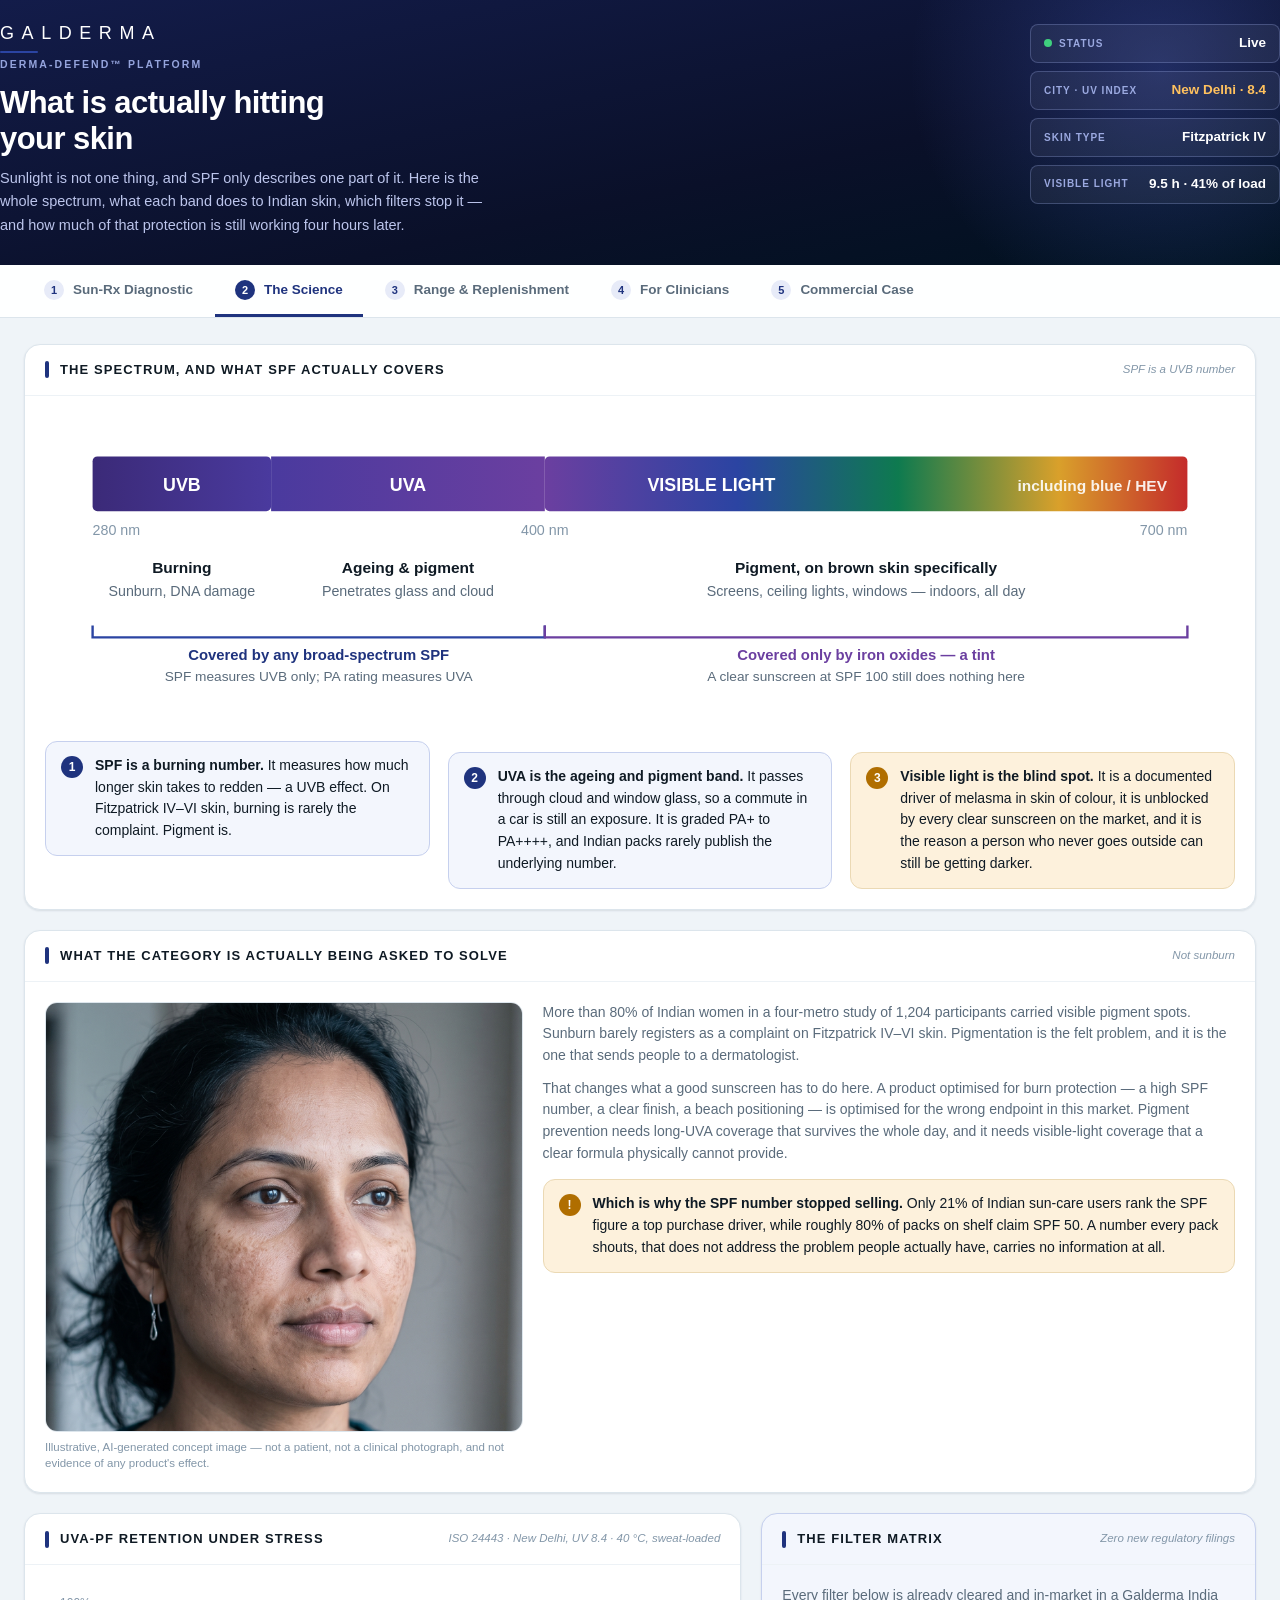
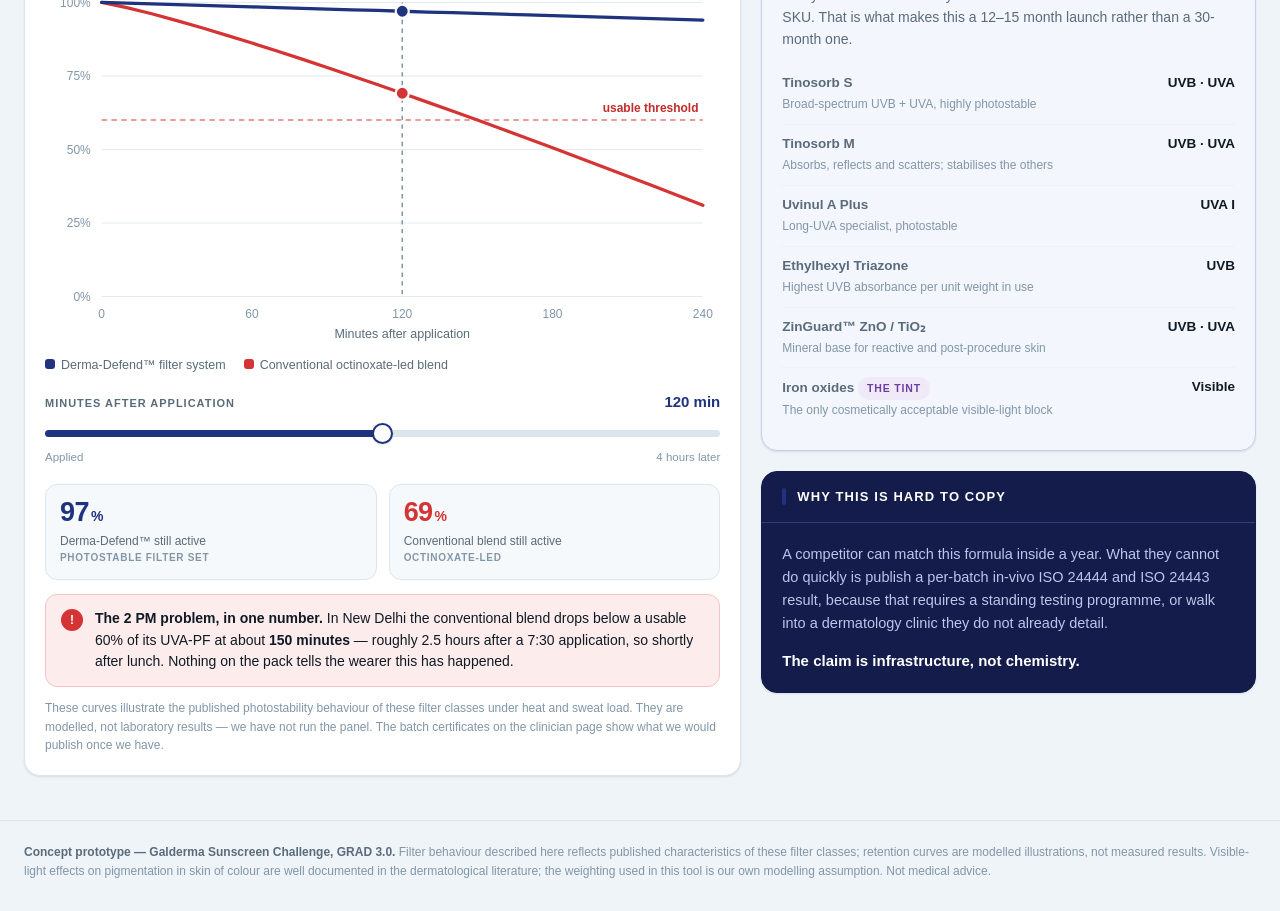
<file: science.html>
<!DOCTYPE html>
<html lang="en">
<head>
<meta charset="utf-8"/>
<meta name="viewport" content="width=device-width, initial-scale=1"/>
<title>The Science — Derma-Defend™ Prototype</title>
<meta name="description" content="What is actually hitting your skin: ultraviolet, visible light and heat — which filters stop which, and how much protection survives four hours in an Indian summer."/>
<link rel="stylesheet" href="style.css"/>
</head>
<body>
<a class="skip" href="#main">Skip to content</a>

<header class="masthead">
  <div class="wrap mast-inner">
    <div>
      <div class="logo"><div class="wordmark">GALDERMA</div><div class="rule"></div>
        <div class="eyebrow">Derma-Defend™ Platform</div></div>
      <h1>What is actually hitting your skin</h1>
      <p class="lede">Sunlight is not one thing, and SPF only describes one part of it. Here is the whole spectrum, what each band does to Indian skin, which filters stop it — and how much of that protection is still working four hours later.</p>
    </div>
    <div class="telemetry">
      <div class="tchip"><span class="k"><span class="pulse"></span>Status</span><span class="v">Live</span></div>
      <div class="tchip"><span class="k">City · UV index</span><span class="v hot" id="chipCity">—</span></div>
      <div class="tchip"><span class="k">Skin type</span><span class="v" id="chipSkin">—</span></div>
      <div class="tchip"><span class="k">Visible light</span><span class="v" id="chipHev">—</span></div>
    </div>
  </div>
</header>

<div class="navbar"><div class="wrap"><nav class="nav" aria-label="Sections">
  <a href="index.html"><span class="num">1</span>Sun-Rx Diagnostic</a>
  <a href="science.html"><span class="num">2</span>The Science</a>
  <a href="portfolio.html"><span class="num">3</span>Range &amp; Replenishment</a>
  <a href="clinicians.html"><span class="num">4</span>For Clinicians</a>
  <a href="commercial.html"><span class="num">5</span>Commercial Case</a>
</nav></div></div>

<main id="main"><div class="wrap">

<!-- ================================================ 1 · the spectrum ==== -->
<div class="card">
  <div class="card-h"><span class="bar"></span><h2>The spectrum, and what SPF actually covers</h2>
    <span class="aside">SPF is a UVB number</span></div>
  <div class="card-b">
    <svg viewBox="0 0 1000 250" width="100%" role="img"
         aria-label="Diagram of the light spectrum from 280 to 700 nanometres, showing UVB, UVA and visible light bands, what each does to skin, and which filters block them.">
      <defs>
        <linearGradient id="gUVB" x1="0" x2="1"><stop offset="0" stop-color="#3B2A78"/><stop offset="1" stop-color="#4A3A9E"/></linearGradient>
        <linearGradient id="gUVA" x1="0" x2="1"><stop offset="0" stop-color="#4A3A9E"/><stop offset="1" stop-color="#6B3FA0"/></linearGradient>
        <linearGradient id="gVIS" x1="0" x2="1">
          <stop offset="0" stop-color="#6B3FA0"/><stop offset=".30" stop-color="#2B44A2"/>
          <stop offset=".55" stop-color="#0E7A4F"/><stop offset=".80" stop-color="#D9A02B"/>
          <stop offset="1" stop-color="#C42B2B"/></linearGradient>
      </defs>

      <!-- bands -->
      <rect x="40"  y="34" width="150" height="46" rx="4" fill="url(#gUVB)"/>
      <rect x="190" y="34" width="230" height="46" rx="0" fill="url(#gUVA)"/>
      <rect x="420" y="34" width="540" height="46" rx="4" fill="url(#gVIS)"/>

      <text x="115" y="63" text-anchor="middle" fill="#fff" font-family="Inter,Arial" font-size="15" font-weight="700">UVB</text>
      <text x="305" y="63" text-anchor="middle" fill="#fff" font-family="Inter,Arial" font-size="15" font-weight="700">UVA</text>
      <text x="560" y="63" text-anchor="middle" fill="#fff" font-family="Inter,Arial" font-size="15" font-weight="700">VISIBLE LIGHT</text>
      <text x="880" y="63" text-anchor="middle" fill="#fff" font-family="Inter,Arial" font-size="13" font-weight="600" opacity=".9">including blue / HEV</text>

      <text x="40"  y="100" fill="#8296A8" font-family="Inter,Arial" font-size="12">280 nm</text>
      <text x="420" y="100" text-anchor="middle" fill="#8296A8" font-family="Inter,Arial" font-size="12">400 nm</text>
      <text x="960" y="100" text-anchor="end" fill="#8296A8" font-family="Inter,Arial" font-size="12">700 nm</text>

      <!-- what it does -->
      <text x="115" y="132" text-anchor="middle" fill="#0F1A24" font-family="Inter,Arial" font-size="13" font-weight="700">Burning</text>
      <text x="115" y="151" text-anchor="middle" fill="#5A6B7B" font-family="Inter,Arial" font-size="12">Sunburn, DNA damage</text>
      <text x="305" y="132" text-anchor="middle" fill="#0F1A24" font-family="Inter,Arial" font-size="13" font-weight="700">Ageing &amp; pigment</text>
      <text x="305" y="151" text-anchor="middle" fill="#5A6B7B" font-family="Inter,Arial" font-size="12">Penetrates glass and cloud</text>
      <text x="690" y="132" text-anchor="middle" fill="#0F1A24" font-family="Inter,Arial" font-size="13" font-weight="700">Pigment, on brown skin specifically</text>
      <text x="690" y="151" text-anchor="middle" fill="#5A6B7B" font-family="Inter,Arial" font-size="12">Screens, ceiling lights, windows — indoors, all day</text>

      <!-- coverage brackets -->
      <path d="M40 176 L40 186 L420 186 L420 176" fill="none" stroke="#2B44A2" stroke-width="2"/>
      <text x="230" y="205" text-anchor="middle" fill="#1F337E" font-family="Inter,Arial" font-size="12.5" font-weight="700">Covered by any broad-spectrum SPF</text>
      <text x="230" y="223" text-anchor="middle" fill="#5A6B7B" font-family="Inter,Arial" font-size="11.5">SPF measures UVB only; PA rating measures UVA</text>

      <path d="M420 176 L420 186 L960 186 L960 176" fill="none" stroke="#6B3FA0" stroke-width="2"/>
      <text x="690" y="205" text-anchor="middle" fill="#6B3FA0" font-family="Inter,Arial" font-size="12.5" font-weight="700">Covered only by iron oxides — a tint</text>
      <text x="690" y="223" text-anchor="middle" fill="#5A6B7B" font-family="Inter,Arial" font-size="11.5">A clear sunscreen at SPF 100 still does nothing here</text>
    </svg>

    <div class="cols3" style="margin-top:20px">
      <div class="verdict"><span class="ico">1</span><span><strong>SPF is a burning number.</strong> It measures how much longer skin takes to redden — a UVB effect. On Fitzpatrick IV–VI skin, burning is rarely the complaint. Pigment is.</span></div>
      <div class="verdict"><span class="ico">2</span><span><strong>UVA is the ageing and pigment band.</strong> It passes through cloud and window glass, so a commute in a car is still an exposure. It is graded PA+ to PA++++, and Indian packs rarely publish the underlying number.</span></div>
      <div class="verdict warn"><span class="ico">3</span><span><strong>Visible light is the blind spot.</strong> It is a documented driver of melasma in skin of colour, it is unblocked by every clear sunscreen on the market, and it is the reason a person who never goes outside can still be getting darker.</span></div>
    </div>
  </div>
</div>

<!-- ========================================== 1b · what it looks like ==== -->
<div class="card" style="margin-top:20px">
  <div class="card-h"><span class="bar"></span><h2>What the category is actually being asked to solve</h2>
    <span class="aside">Not sunburn</span></div>
  <div class="card-b">
    <div class="cols wide-right">
      <figure style="margin:0">
        <div class="hero-img" style="max-height:430px">
          <img src="face_portrait.png" style="height:430px;object-fit:cover;object-position:50% 22%" alt="Portrait of a woman with symmetrical brown patches across the cheeks."/>
        </div>
        <figcaption>Illustrative, AI-generated concept image — not a patient, not a clinical photograph, and not evidence of any product's effect.</figcaption>
      </figure>
      <div>
        <p class="muted">More than 80% of Indian women in a four-metro study of 1,204 participants carried visible pigment spots. Sunburn barely registers as a complaint on Fitzpatrick IV–VI skin. Pigmentation is the felt problem, and it is the one that sends people to a dermatologist.</p>
        <p class="muted">That changes what a good sunscreen has to do here. A product optimised for burn protection — a high SPF number, a clear finish, a beach positioning — is optimised for the wrong endpoint in this market. Pigment prevention needs long-UVA coverage that survives the whole day, and it needs visible-light coverage that a clear formula physically cannot provide.</p>
        <div class="verdict warn" style="margin-top:15px"><span class="ico">!</span><span><strong>Which is why the SPF number stopped selling.</strong> Only 21% of Indian sun-care users rank the SPF figure a top purchase driver, while roughly 80% of packs on shelf claim SPF 50. A number every pack shouts, that does not address the problem people actually have, carries no information at all.</span></div>
      </div>
    </div>
  </div>
</div>

<!-- ============================================ 2 · degradation sim ===== -->
<div class="cols wide-left" style="margin-top:20px">
  <div class="card">
    <div class="card-h"><span class="bar"></span><h2>UVA-PF retention under stress</h2>
      <span class="aside" id="chartAside">—</span></div>
    <div class="card-b">
      <div id="chart"></div>
      <div class="field" style="margin-top:14px">
        <div class="rangerow"><span class="flabel">Minutes after application</span>
          <span class="now" id="vTime">120 min</span></div>
        <input type="range" id="fTime" min="0" max="240" step="15" value="120">
        <div class="rangeends"><span>Applied</span><span>4 hours later</span></div>
      </div>
      <div class="stats two" style="margin-top:6px">
        <div class="stat"><div class="n" id="rD">97<span class="u">%</span></div>
          <div class="l">Derma-Defend™ still active<br><span class="src">photostable filter set</span></div></div>
        <div class="stat"><div class="n red" id="rC">62<span class="u">%</span></div>
          <div class="l">Conventional blend still active<br><span class="src">octinoxate-led</span></div></div>
      </div>
      <div class="verdict bad" style="margin-top:14px"><span class="ico">!</span><span id="chartNote"></span></div>
      <p class="fine" style="margin-top:12px">These curves illustrate the published photostability behaviour of these filter classes under heat and sweat load. They are modelled, not laboratory results — we have not run the panel. The batch certificates on the clinician page show what we would publish once we have.</p>
    </div>
  </div>

  <div class="stack">
    <div class="card blue">
      <div class="card-h"><span class="bar"></span><h2>The filter matrix</h2>
        <span class="aside">Zero new regulatory filings</span></div>
      <div class="card-b">
        <p class="muted" style="margin-bottom:14px">Every filter below is already cleared and in-market in a Galderma India SKU. That is what makes this a 12–15 month launch rather than a 30-month one.</p>
        <div class="certrow"><span class="k"><strong>Tinosorb S</strong><br><span class="fine">Broad-spectrum UVB + UVA, highly photostable</span></span><span class="v">UVB · UVA</span></div>
        <div class="certrow"><span class="k"><strong>Tinosorb M</strong><br><span class="fine">Absorbs, reflects and scatters; stabilises the others</span></span><span class="v">UVB · UVA</span></div>
        <div class="certrow"><span class="k"><strong>Uvinul A Plus</strong><br><span class="fine">Long-UVA specialist, photostable</span></span><span class="v">UVA I</span></div>
        <div class="certrow"><span class="k"><strong>Ethylhexyl Triazone</strong><br><span class="fine">Highest UVB absorbance per unit weight in use</span></span><span class="v">UVB</span></div>
        <div class="certrow"><span class="k"><strong>ZinGuard™ ZnO / TiO₂</strong><br><span class="fine">Mineral base for reactive and post-procedure skin</span></span><span class="v">UVB · UVA</span></div>
        <div class="certrow"><span class="k"><strong>Iron oxides</strong> <span class="pill violet">the tint</span><br><span class="fine">The only cosmetically acceptable visible-light block</span></span><span class="v">Visible</span></div>
      </div>
    </div>

    <div class="card dark">
      <div class="card-h"><span class="bar"></span><h2>Why this is hard to copy</h2></div>
      <div class="card-b">
        <p style="color:#BCC5EC;font-size:14.5px;line-height:1.6">A competitor can match this formula inside a year. What they cannot do quickly is publish a per-batch in-vivo ISO 24444 and ISO 24443 result, because that requires a standing testing programme, or walk into a dermatology clinic they do not already detail.</p>
        <p style="color:#fff;font-size:15px;font-weight:600;margin-top:13px">The claim is infrastructure, not chemistry.</p>
      </div>
    </div>
  </div>
</div>
</div></main>

<footer><div class="wrap">
  <strong>Concept prototype — Galderma Sunscreen Challenge, GRAD 3.0.</strong>
  Filter behaviour described here reflects published characteristics of these filter classes; retention curves are modelled illustrations, not measured results. Visible-light effects on pigmentation in skin of colour are well documented in the dermatological literature; the weighting used in this tool is our own modelling assumption. Not medical advice.
</div></footer>

<div class="toast" id="toast"><span class="ok">✓</span><span id="toastTxt"></span></div>

<script src="data.js"></script>
<script src="app.js"></script>
<script>
"use strict";

/* Stress scales both curves by how punishing the city's UV index is. */
function stress() { return uvi() / 8.4; }
function retD(t) { return Math.max(2, 100 - 6  * stress() * (t / 240)); }
function retC(t) { return Math.max(2, 100 - 69 * stress() * Math.pow(t / 240, 1.16)); }

/* When does the conventional blend fall under a usable 60% of its UVA-PF? */
function crossMin() {
  for (var t = 0; t <= 240; t += 5) if (retC(t) < 60) return t;
  return null;
}

var W = 620, H = 330, L = 52, R = 16, T = 16, B = 44;
var X0 = L, X1 = W - R, Y0 = H - B, Y1 = T;
function px(t) { return X0 + (t / 240) * (X1 - X0); }
function py(v) { return Y0 - (v / 100) * (Y0 - Y1); }

function drawChart() {
  var t = parseFloat($("fTime").value);
  var pts = [];
  for (var i = 0; i <= 240; i += 10) pts.push(i);
  var pathD = pts.map(function (x, i) { return (i ? "L" : "M") + px(x).toFixed(1) + " " + py(retD(x)).toFixed(1); }).join(" ");
  var pathC = pts.map(function (x, i) { return (i ? "L" : "M") + px(x).toFixed(1) + " " + py(retC(x)).toFixed(1); }).join(" ");

  var grid = "", labels = "";
  [0, 25, 50, 75, 100].forEach(function (v) {
    grid += '<line x1="' + X0 + '" y1="' + py(v) + '" x2="' + X1 + '" y2="' + py(v) + '" stroke="#E3EAF1" stroke-width="1"/>';
    labels += '<text x="' + (X0 - 10) + '" y="' + (py(v) + 4) + '" text-anchor="end" fill="#8296A8" font-family="Inter,Arial" font-size="11">' + v + '%</text>';
  });
  [0, 60, 120, 180, 240].forEach(function (x) {
    labels += '<text x="' + px(x) + '" y="' + (Y0 + 20) + '" text-anchor="middle" fill="#8296A8" font-family="Inter,Arial" font-size="11">' + x + '</text>';
  });

  $("chart").innerHTML =
    '<svg viewBox="0 0 ' + W + ' ' + H + '" width="100%" role="img" aria-label="Line chart of UVA-PF retention over four hours. Derma-Defend holds near ' +
      Math.round(retD(240)) + ' per cent; a conventional octinoxate blend falls to ' + Math.round(retC(240)) + ' per cent.">' +
    grid + labels +
    '<line x1="' + X0 + '" y1="' + py(60) + '" x2="' + X1 + '" y2="' + py(60) + '" stroke="#D53434" stroke-width="1.4" stroke-dasharray="5 4" opacity=".65"/>' +
    '<text x="' + (X1 - 4) + '" y="' + (py(60) - 7) + '" text-anchor="end" fill="#C42B2B" font-family="Inter,Arial" font-size="11" font-weight="600">usable threshold</text>' +
    '<path d="' + pathC + '" fill="none" stroke="#D53434" stroke-width="3" stroke-linecap="round"/>' +
    '<path d="' + pathD + '" fill="none" stroke="#1F337E" stroke-width="3" stroke-linecap="round"/>' +
    '<line x1="' + px(t) + '" y1="' + Y1 + '" x2="' + px(t) + '" y2="' + Y0 + '" stroke="#8296A8" stroke-width="1.4" stroke-dasharray="4 4"/>' +
    '<circle cx="' + px(t) + '" cy="' + py(retD(t)) + '" r="6" fill="#1F337E" stroke="#fff" stroke-width="2"/>' +
    '<circle cx="' + px(t) + '" cy="' + py(retC(t)) + '" r="6" fill="#D53434" stroke="#fff" stroke-width="2"/>' +
    '<text x="' + (X0 + (X1 - X0) / 2) + '" y="' + (H - 6) + '" text-anchor="middle" fill="#5A6B7B" font-family="Inter,Arial" font-size="11.5">Minutes after application</text>' +
    '</svg>' +
    '<div class="splitkey" style="margin-top:4px">' +
      '<span><i style="background:#1F337E"></i>Derma-Defend™ filter system</span>' +
      '<span><i style="background:#D53434"></i>Conventional octinoxate-led blend</span></div>';

  animateTo($("rD"), Math.round(retD(t)));
  animateTo($("rC"), Math.round(retC(t)));
  $("vTime").textContent = t + " min";
  $("chartAside").textContent = "ISO 24443 · " + state.city + ", UV " + uvi().toFixed(1) + " · 40 °C, sweat-loaded";

  var x = crossMin();
  $("chartNote").innerHTML = x === null
    ? "At this UV index the conventional blend starts the day already marginal — there is no point at which it is comfortably protective."
    : "<strong>The 2 PM problem, in one number.</strong> In " + state.city + " the conventional blend drops below a usable 60% of its UVA-PF at about <strong>" +
      x + " minutes</strong> — roughly " + (Math.round(x / 30) / 2).toFixed(1) + " hours after a 7:30 application, so shortly after lunch. Nothing on the pack tells the wearer this has happened.";
}

$("fTime").addEventListener("input", function () { paintRange(this); drawChart(); });
paintRange($("fTime"));
drawChart();
</script>
</body>
</html>
</file>
<file: style.css>
/* ==========================================================================
   Derma-Defend™ prototype — shared stylesheet
   Base brand colour #1F337E with a shade ladder either side of it.
   ========================================================================== */
:root{
  --deep-900:#0A1029; --deep-800:#131C4A; --deep-700:#1B2A63;
  --blue-800:#16265F; --blue-700:#1F337E; --blue-600:#2B44A2; --blue-500:#4A62CE;
  --blue-200:#C6D0EE; --blue-100:#E7EBF8; --blue-050:#F3F6FD;
  --gold-700:#8C5600; --gold-600:#B06E00; --gold-500:#D9A02B; --gold-100:#FDF1DC; --gold-050:#FEF9F0;
  --red-600:#C42B2B; --red-500:#D53434; --red-100:#FDECEC;
  --green-700:#0B6341; --green-600:#0E7A4F; --green-100:#E6F5EE;
  --violet-600:#6B3FA0; --violet-100:#F0E9F8;
  --ink-900:#0F1A24; --ink-700:#2A3A48; --ink-500:#5A6B7B; --ink-400:#8296A8;
  --line:#DCE5EC; --line-soft:#EDF2F6;
  --bg:#EFF4F8; --surface:#FFFFFF; --surface-2:#F6F9FB;
  --r-sm:8px; --r-md:12px; --r-lg:16px; --r-pill:999px;
  --sh-1:0 1px 2px rgba(11,42,64,.06), 0 1px 3px rgba(11,42,64,.05);
  --sh-2:0 2px 4px rgba(11,42,64,.05), 0 6px 16px rgba(11,42,64,.07);
  --sh-3:0 10px 30px rgba(11,42,64,.13);
  --focus:0 0 0 3px rgba(31,51,126,.30);
  --ease:cubic-bezier(.22,.61,.36,1);
  --sans:"Inter","Segoe UI",-apple-system,BlinkMacSystemFont,Helvetica,Arial,sans-serif;
  --mono:ui-monospace,"SF Mono","Cascadia Mono","Roboto Mono",Menlo,Consolas,monospace;
}
*,*::before,*::after{box-sizing:border-box;margin:0;padding:0}
html{scroll-behavior:smooth}
body{font-family:var(--sans);background:var(--bg);color:var(--ink-900);font-size:16px;line-height:1.55;
  -webkit-font-smoothing:antialiased;display:flex;flex-direction:column;min-height:100vh}
img{max-width:100%;display:block}
.wrap{max-width:1280px;margin:0 auto;padding:0 24px;width:100%}
@media(max-width:620px){.wrap{padding:0 16px}}
a{color:var(--blue-700)}
:focus-visible{outline:none;box-shadow:var(--focus);border-radius:var(--r-sm)}
.skip{position:absolute;left:-9999px;top:0;background:#fff;padding:12px 18px;z-index:99}
.skip:focus{left:12px;top:12px}

/* ---------------------------------------------------------------- masthead */
.masthead{background:linear-gradient(168deg,var(--deep-800) 0%,var(--deep-900) 62%,#00121F 100%);
  color:#fff;position:relative;overflow:hidden}
.masthead::after{content:"";position:absolute;right:-140px;top:-190px;width:520px;height:520px;border-radius:50%;
  background:radial-gradient(circle,rgba(74,98,206,.34) 0%,rgba(74,98,206,0) 68%);pointer-events:none}
.mast-inner{position:relative;z-index:1;padding:24px 0 28px;display:flex;gap:28px;
  align-items:flex-start;justify-content:space-between;flex-wrap:wrap}
.wordmark{font-size:18px;font-weight:300;letter-spacing:.42em;color:#fff;line-height:1}
.logo .rule{width:38px;height:2px;background:var(--blue-600);border-radius:2px;margin:9px 0 3px}
.eyebrow{font-size:10.5px;font-weight:600;letter-spacing:.20em;text-transform:uppercase;color:#95A4DD}
h1{font-size:clamp(21px,2.9vw,31px);font-weight:700;letter-spacing:-.018em;line-height:1.16;margin-top:13px;max-width:20ch}
.lede{margin-top:10px;font-size:14.5px;line-height:1.6;color:#BCC5EC;max-width:62ch}
.telemetry{display:flex;flex-direction:column;gap:8px;min-width:250px}
.tchip{display:flex;align-items:center;justify-content:space-between;gap:14px;background:rgba(255,255,255,.055);
  border:1px solid rgba(150,166,226,.30);border-radius:var(--r-sm);padding:8px 13px}
.tchip .k{font-size:10px;letter-spacing:.10em;text-transform:uppercase;color:#9BA9E0;font-weight:600;
  display:flex;align-items:center}
.tchip .v{font-size:13.5px;font-weight:700;color:#fff;font-variant-numeric:tabular-nums}
.tchip .v.hot{color:#FFC15E}
.pulse{width:8px;height:8px;border-radius:50%;background:#3FD07E;margin-right:7px;
  box-shadow:0 0 0 0 rgba(63,208,126,.65);animation:pulse 2.4s infinite}
@keyframes pulse{70%{box-shadow:0 0 0 9px rgba(63,208,126,0)}100%{box-shadow:0 0 0 0 rgba(63,208,126,0)}}

/* -------------------------------------------------------------------- nav */
.navbar{position:sticky;top:0;z-index:40;background:rgba(255,255,255,.93);backdrop-filter:blur(14px);
  border-bottom:1px solid var(--line)}
.nav{display:flex;gap:2px;overflow-x:auto;scrollbar-width:none}
.nav::-webkit-scrollbar{display:none}
.nav a{display:flex;align-items:center;gap:9px;white-space:nowrap;padding:15px 20px 13px;text-decoration:none;
  font-size:13.5px;font-weight:600;color:var(--ink-500);border-bottom:3px solid transparent;
  transition:color .18s var(--ease),border-color .18s var(--ease)}
.nav a:hover{color:var(--blue-700)}
.nav a[aria-current="page"]{color:var(--blue-700);border-bottom-color:var(--blue-700)}
.nav .num{display:inline-flex;align-items:center;justify-content:center;width:20px;height:20px;border-radius:50%;
  background:var(--blue-100);color:var(--blue-700);font-size:11px;font-weight:700}
.nav a[aria-current="page"] .num{background:var(--blue-700);color:#fff}

/* ------------------------------------------------------------------- main */
main{flex:1;padding:26px 0 44px}
.cols{display:grid;grid-template-columns:1fr 1fr;gap:20px;align-items:start}
.cols.wide-left{grid-template-columns:1.45fr 1fr}
.cols.wide-right{grid-template-columns:1fr 1.45fr}
.cols3{display:grid;grid-template-columns:repeat(3,1fr);gap:18px;align-items:start}
@media(max-width:940px){.cols,.cols.wide-left,.cols.wide-right,.cols3{grid-template-columns:1fr}}
.stack{display:flex;flex-direction:column;gap:20px}

/* ------------------------------------------------------------------ cards */
.card{background:var(--surface);border:1px solid var(--line);border-radius:var(--r-lg);box-shadow:var(--sh-1);
  overflow:hidden}
.card.gold{background:var(--gold-050);border-color:#EBD9B4}
.card.blue{background:var(--blue-050);border-color:var(--blue-200)}
.card.dark{background:var(--deep-800);border-color:var(--deep-800);color:#fff}
.card-h{display:flex;align-items:center;gap:11px;padding:15px 20px;border-bottom:1px solid var(--line-soft)}
.card.dark .card-h{border-bottom-color:rgba(150,166,226,.25)}
.card-h .bar{width:4px;height:17px;border-radius:2px;background:var(--blue-700);flex:none}
.card.gold .card-h .bar{background:var(--gold-600)}
.card h2{font-size:13px;font-weight:700;letter-spacing:.085em;text-transform:uppercase;color:var(--ink-900)}
.card.dark h2{color:#fff}
.card-h .aside{margin-left:auto;font-size:11.5px;color:var(--ink-400);font-style:italic;text-align:right}
.card-b{padding:20px}
h3.sub{font-size:11px;font-weight:700;letter-spacing:.10em;text-transform:uppercase;color:var(--ink-500);
  margin:22px 0 10px}
h3.sub:first-child{margin-top:0}
p+p{margin-top:11px}
.muted{color:var(--ink-500);font-size:14px}
.fine{color:var(--ink-400);font-size:12px;line-height:1.55}

/* ----------------------------------------------------------------- inputs */
.field{display:flex;flex-direction:column;gap:7px;margin-bottom:17px}
.field:last-child{margin-bottom:0}
.field label,.flabel{font-size:11px;font-weight:700;letter-spacing:.09em;text-transform:uppercase;color:var(--ink-500)}
.field .hint{font-size:12.5px;color:var(--ink-400);line-height:1.45;margin-top:-2px}
select,input[type=text],input[type=email]{font-family:inherit;font-size:14.5px;color:var(--ink-900);
  background:var(--surface);border:1px solid var(--line);border-radius:var(--r-sm);padding:10px 12px;width:100%}
select:focus,input:focus{outline:none;border-color:var(--blue-600);box-shadow:var(--focus)}
input[type=range]{-webkit-appearance:none;appearance:none;width:100%;height:26px;background:none;cursor:pointer}
input[type=range]::-webkit-slider-runnable-track{height:7px;border-radius:var(--r-pill);
  background:var(--trackfill,var(--line))}
input[type=range]::-moz-range-track{height:7px;border-radius:var(--r-pill);background:var(--trackfill,var(--line))}
input[type=range]::-webkit-slider-thumb{-webkit-appearance:none;width:21px;height:21px;border-radius:50%;
  background:#fff;border:2px solid var(--blue-700);box-shadow:var(--sh-1);margin-top:-7px}
input[type=range]::-moz-range-thumb{width:21px;height:21px;border-radius:50%;background:#fff;
  border:2px solid var(--blue-700);box-shadow:var(--sh-1)}
input[type=range]:focus-visible{box-shadow:none}
input[type=range]:focus-visible::-webkit-slider-thumb{box-shadow:var(--focus)}
.rangerow{display:flex;justify-content:space-between;align-items:baseline;gap:12px}
.rangerow .now{font-size:15px;font-weight:700;color:var(--blue-700);font-variant-numeric:tabular-nums}
.rangeends{display:flex;justify-content:space-between;font-size:11.5px;color:var(--ink-400);margin-top:-4px}

.btn{appearance:none;font-family:inherit;font-size:14px;font-weight:600;border-radius:var(--r-sm);
  padding:11px 18px;cursor:pointer;border:1px solid transparent;text-decoration:none;display:inline-flex;
  align-items:center;gap:8px;transition:background .16s var(--ease),border-color .16s var(--ease)}
.btn-primary{background:var(--blue-700);color:#fff}
.btn-primary:hover{background:var(--blue-600)}
.btn-ghost{background:var(--surface);color:var(--blue-700);border-color:var(--blue-200)}
.btn-ghost:hover{background:var(--blue-050)}
.btn-lg{font-size:15px;padding:13px 22px}

/* ------------------------------------------------------------ result bits */
.verdict{display:flex;gap:12px;align-items:flex-start;padding:13px 15px;border-radius:var(--r-md);
  font-size:14px;line-height:1.55;background:var(--blue-050);border:1px solid var(--blue-200)}
.verdict+.verdict{margin-top:11px}
.verdict .ico{flex:none;width:22px;height:22px;border-radius:50%;display:grid;place-items:center;
  font-size:12px;font-weight:700;color:#fff;background:var(--blue-700);margin-top:1px}
.verdict.bad{background:var(--red-100);border-color:#F3C4C4}
.verdict.bad .ico{background:var(--red-500)}
.verdict.good{background:var(--green-100);border-color:#B7DFCB}
.verdict.good .ico{background:var(--green-600)}
.verdict.warn{background:var(--gold-100);border-color:#EBD9B4}
.verdict.warn .ico{background:var(--gold-600)}

.meter-top{display:flex;justify-content:space-between;align-items:baseline;gap:14px;margin-bottom:8px}
.meter-top .t{font-size:11px;font-weight:700;letter-spacing:.09em;text-transform:uppercase;color:var(--ink-500)}
.meter-top .p{font-size:13px;font-weight:600;color:var(--ink-700)}
.meter-track{height:15px;border-radius:var(--r-pill);background:var(--line-soft);overflow:hidden}
.meter-fill{height:100%;border-radius:var(--r-pill);background:linear-gradient(90deg,var(--red-500),#FF9E5E);
  transition:width .45s var(--ease)}
.meter-legend{display:flex;justify-content:space-between;font-size:11.5px;color:var(--ink-400);margin-top:7px}

.stats{display:grid;gap:12px}
.stats.two{grid-template-columns:1fr 1fr}
.stats.three{grid-template-columns:repeat(3,1fr)}
.stats.four{grid-template-columns:repeat(4,1fr)}
@media(max-width:720px){.stats.four,.stats.three{grid-template-columns:1fr 1fr}}
.stat{background:var(--surface-2);border:1px solid var(--line);border-radius:var(--r-md);padding:13px 14px}
.stat .n{font-size:27px;font-weight:700;letter-spacing:-.02em;color:var(--blue-700);
  font-variant-numeric:tabular-nums;line-height:1.1}
.stat .n .u{font-size:14px;font-weight:600;margin-left:2px}
.stat .n.red{color:var(--red-500)} .stat .n.gold{color:var(--gold-600)}
.stat .n.green{color:var(--green-600)} .stat .n.violet{color:var(--violet-600)}
.stat .l{font-size:12px;color:var(--ink-500);margin-top:5px;line-height:1.4}
.stat .src{font-size:10px;letter-spacing:.07em;text-transform:uppercase;color:var(--ink-400);font-weight:600}

/* split bar — UV vs visible light */
.splitbar{display:flex;height:34px;border-radius:var(--r-sm);overflow:hidden;border:1px solid var(--line)}
.splitbar span{display:grid;place-items:center;font-size:12px;font-weight:700;color:#fff;
  transition:flex-basis .45s var(--ease);overflow:hidden;white-space:nowrap}
.splitbar .uv{background:linear-gradient(90deg,var(--blue-700),var(--blue-500))}
.splitbar .hev{background:linear-gradient(90deg,var(--violet-600),#9A6FD0)}
.splitkey{display:flex;gap:18px;margin-top:10px;font-size:12.5px;color:var(--ink-500);flex-wrap:wrap}
.splitkey i{width:10px;height:10px;border-radius:3px;display:inline-block;margin-right:6px}

/* regimen list */
.rx{display:flex;flex-direction:column;gap:9px}
.rxrow{display:flex;gap:13px;align-items:center;padding:11px 13px;background:var(--surface-2);
  border:1px solid var(--line);border-radius:var(--r-md)}
.rxrow .time{font-family:var(--mono);font-size:13px;font-weight:700;color:var(--blue-700);flex:none;width:52px}
.rxrow img{width:34px;height:50px;object-fit:contain;flex:none}
.rxrow .who{display:flex;flex-direction:column;gap:1px;min-width:0}
.rxrow .who .b{font-size:10px;letter-spacing:.1em;text-transform:uppercase;color:var(--ink-400);font-weight:700}
.rxrow .who .n{font-size:14.5px;font-weight:600;line-height:1.3}
.rxrow .who .d{font-size:12.5px;color:var(--ink-500);line-height:1.4;margin-top:2px}
.pack>span:last-child{display:flex;flex-direction:column;gap:0;min-width:0}
.pack .brand,.pack .nm,.pack .meta,.pack .role{display:block}

/* ------------------------------------------------------------------ packs */
.packs{display:grid;grid-template-columns:repeat(3,1fr);gap:14px}
@media(max-width:900px){.packs{grid-template-columns:repeat(2,1fr)}}
@media(max-width:560px){.packs{grid-template-columns:1fr}}
.pack{position:relative;text-align:left;background:var(--surface);border:1px solid var(--line);
  border-radius:var(--r-md);padding:14px;cursor:pointer;font-family:inherit;display:flex;gap:13px;
  align-items:flex-start;transition:border-color .16s var(--ease),box-shadow .16s var(--ease)}
.pack:hover{border-color:var(--blue-500);box-shadow:var(--sh-2)}
.pack[aria-pressed="true"]{border-color:var(--blue-700);box-shadow:0 0 0 2px var(--blue-200)}
.pack.gold[aria-pressed="true"]{border-color:var(--gold-600);box-shadow:0 0 0 2px #EBD9B4}
.pack img{width:52px;height:78px;object-fit:contain;flex:none}
.pack .brand{font-size:9.5px;letter-spacing:.11em;text-transform:uppercase;font-weight:700;color:var(--blue-700)}
.pack.gold .brand{color:var(--gold-600)}
.pack .nm{font-size:14px;font-weight:700;line-height:1.28;margin-top:3px}
.pack .meta{font-size:12.5px;color:var(--ink-500);margin-top:4px}
.pack .role{font-size:12px;color:var(--ink-400);font-style:italic;margin-top:3px;line-height:1.4}
.pack .tick{position:absolute;top:10px;right:10px;width:20px;height:20px;border-radius:50%;
  background:var(--blue-700);color:#fff;display:none;place-items:center;font-size:11px}
.pack[aria-pressed="true"] .tick{display:grid}
.pack.gold[aria-pressed="true"] .tick{background:var(--gold-600)}
.pack .ribbon{position:absolute;top:-1px;left:-1px;background:var(--green-600);color:#fff;font-size:9px;
  font-weight:700;letter-spacing:.09em;padding:3px 8px;border-radius:var(--r-md) 0 var(--r-md) 0;display:none}
.pack.rec .ribbon{display:block}
.pack.clinic{opacity:.96;border-style:dashed}

/* ----------------------------------------------------------------- tables */
table{width:100%;border-collapse:collapse;font-size:13.5px}
th{text-align:left;font-size:10.5px;letter-spacing:.09em;text-transform:uppercase;color:var(--ink-500);
  font-weight:700;padding:0 0 9px;border-bottom:1px solid var(--line)}
td{padding:10px 0;border-bottom:1px solid var(--line-soft)}
tr:last-child td{border-bottom:0}
.r{text-align:right}
tr.empty td{color:var(--ink-400);font-style:italic;text-align:center;padding:20px 0}
.certrow{display:flex;justify-content:space-between;gap:16px;padding:9px 0;border-bottom:1px solid var(--line-soft);
  font-size:13.5px}
.certrow:last-child{border-bottom:0}
.certrow .k{color:var(--ink-500)} .certrow .v{font-weight:600;text-align:right}

/* ---------------------------------------------------------------- funnel */
.funnel{display:flex;flex-direction:column;gap:11px}
.fstep{display:grid;grid-template-columns:1fr auto;gap:4px 16px;align-items:baseline}
.fstep .fl{font-size:13.5px;font-weight:600;color:var(--ink-700)}
.fstep .fv{font-size:15px;font-weight:700;color:var(--blue-700);font-variant-numeric:tabular-nums}
.fstep .fbar{grid-column:1/-1;height:9px;border-radius:var(--r-pill);background:var(--line-soft);overflow:hidden}
.fstep .fbar i{display:block;height:100%;border-radius:var(--r-pill);
  background:linear-gradient(90deg,var(--blue-700),var(--blue-500))}
.fstep .fn{grid-column:1/-1;font-size:12px;color:var(--ink-500)}
.fstep.gold .fv{color:var(--gold-600)}
.fstep.gold .fbar i{background:linear-gradient(90deg,var(--gold-600),var(--gold-500))}

/* --------------------------------------------------------------- actionbar */
.actionbar{margin-top:20px;background:var(--deep-800);color:#fff;border-radius:var(--r-lg);padding:17px 22px;
  display:flex;align-items:center;gap:18px;flex-wrap:wrap}
.actionbar .t{font-size:15.5px;font-weight:700}
.actionbar .s{font-size:13px;color:#BCC5EC;margin-top:2px}
.actionbar .spacer{margin-left:auto}
@media(max-width:620px){.actionbar .spacer{margin-left:0;width:100%}}

/* ------------------------------------------------------------ misc chrome */
.hero-img{border-radius:var(--r-md);overflow:hidden;border:1px solid var(--line)}
.hero-img img{width:100%;height:100%;object-fit:cover}
figcaption{font-size:11.5px;color:var(--ink-400);margin-top:7px;line-height:1.45}
.pill{display:inline-block;font-size:10.5px;font-weight:700;letter-spacing:.08em;text-transform:uppercase;
  padding:3px 9px;border-radius:var(--r-pill);background:var(--blue-100);color:var(--blue-700)}
.pill.gold{background:var(--gold-100);color:var(--gold-700)}
.pill.green{background:var(--green-100);color:var(--green-700)}
.pill.violet{background:var(--violet-100);color:var(--violet-600)}

.toast{position:fixed;left:50%;bottom:26px;transform:translateX(-50%) translateY(20px);background:var(--deep-800);
  color:#fff;padding:13px 19px;border-radius:var(--r-md);box-shadow:var(--sh-3);display:flex;gap:11px;
  align-items:center;font-size:14px;opacity:0;pointer-events:none;transition:opacity .22s,transform .22s;
  z-index:80;max-width:min(560px,calc(100vw - 32px))}
.toast.on{opacity:1;transform:translateX(-50%) translateY(0)}
.toast .ok{width:20px;height:20px;border-radius:50%;background:var(--green-600);display:grid;place-items:center;
  font-size:11px;flex:none}

dialog{border:0;border-radius:var(--r-lg);padding:0;max-width:560px;width:calc(100vw - 32px);
  box-shadow:var(--sh-3);color:var(--ink-900);margin:auto}
dialog::backdrop{background:rgba(0,27,46,.55)}
dialog .dh{background:var(--deep-800);color:#fff;padding:17px 21px;display:flex;justify-content:space-between;
  align-items:center;gap:14px}
dialog .dh h3{font-size:12.5px;font-weight:700;letter-spacing:.09em;text-transform:uppercase}
dialog .dh button{appearance:none;background:none;border:0;color:#A9B4E4;font-size:22px;line-height:1;cursor:pointer}
dialog .dh button:hover{color:#fff}
dialog .db{padding:21px;font-size:14px;line-height:1.6;max-height:min(72vh,740px);overflow:auto}
.sharecard{width:100%;max-width:400px;border-radius:var(--r-md);display:block;margin:0 auto;box-shadow:var(--sh-2)}

footer{border-top:1px solid var(--line);padding:22px 0 30px;font-size:12px;color:var(--ink-400);line-height:1.6}
footer strong{color:var(--ink-500)}

@media(prefers-reduced-motion:reduce){
  *{animation-duration:.01ms!important;animation-iteration-count:1!important;transition-duration:.01ms!important}
  html{scroll-behavior:auto}
}
@media print{.navbar,.actionbar,.btn{display:none}body{background:#fff}}
</file>
